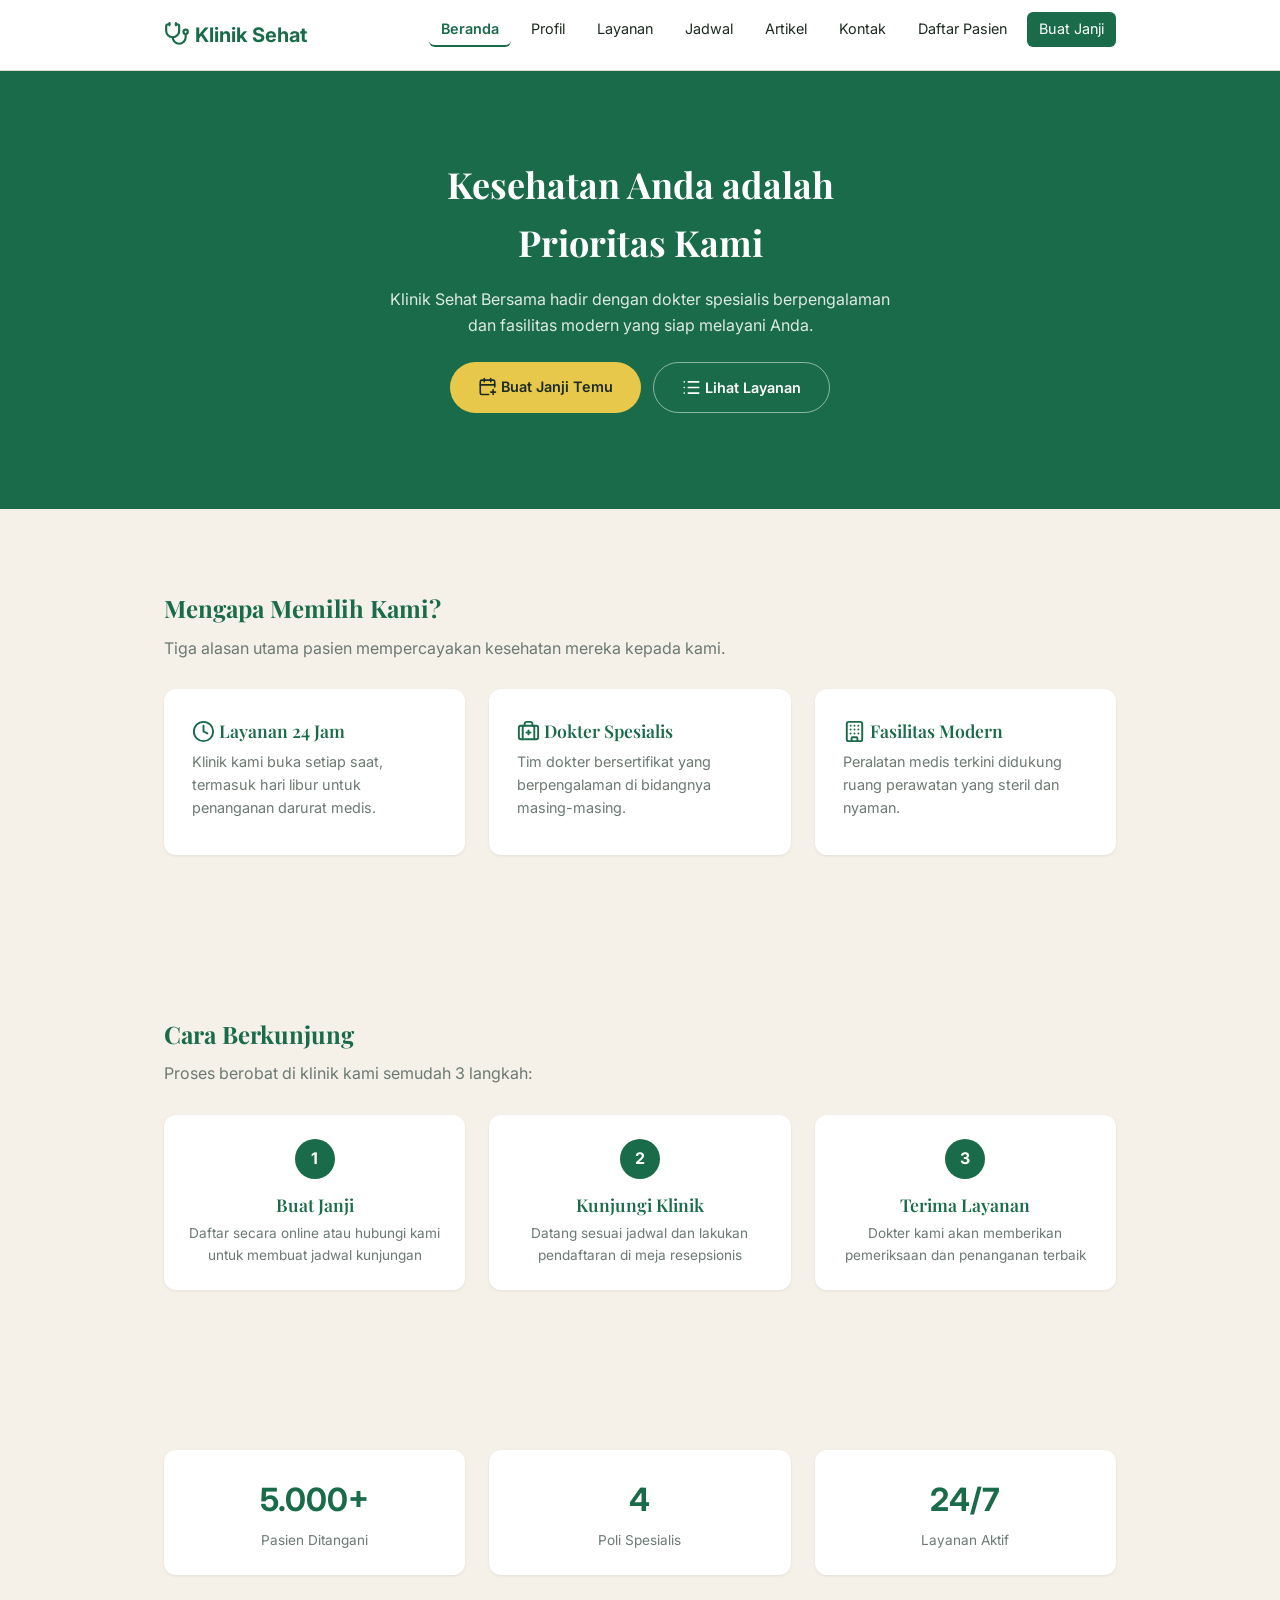
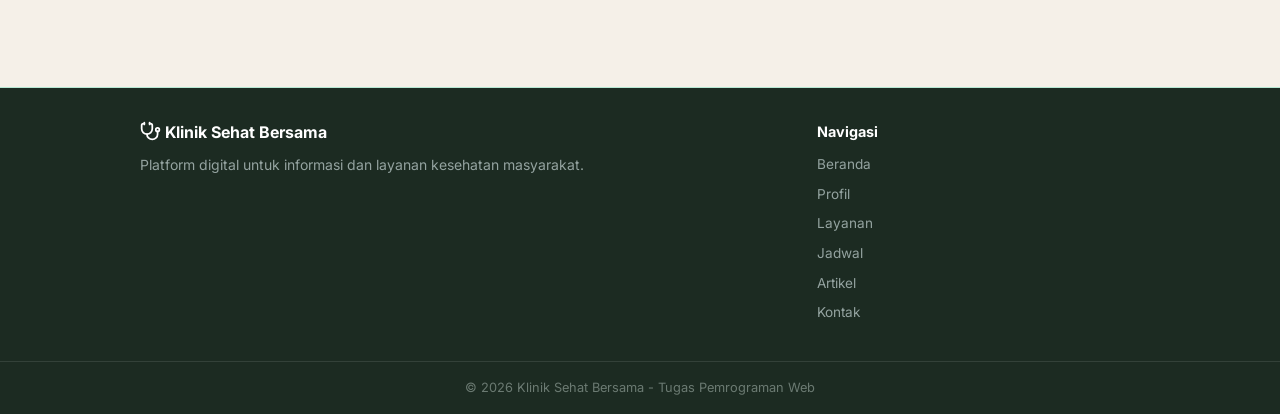
<file: index.html>
<!DOCTYPE html>
<html lang="id">
<head>
  <meta charset="UTF-8">
  <meta name="viewport" content="width=device-width, initial-scale=1.0">
  <title>Beranda | Klinik Sehat Bersama</title>
  <link rel="preconnect" href="https://fonts.googleapis.com">
  <link rel="preconnect" href="https://fonts.gstatic.com" crossorigin>
  <link href="https://fonts.googleapis.com/css2?family=Inter:wght@400;600;700&family=Playfair+Display:wght@600;700&display=swap" rel="stylesheet">
  <link rel="stylesheet" href="css/style.css">
</head>
<body>

  <header class="navbar">
    <div class="container navbar-inner">
      <a href="index.html" class="logo">
        <span class="icon icon-mask" style="--icon:url('[data-uri]')"></span>
  Klinik Sehat </a>

      <input type="checkbox" id="navToggle" class="nav-toggle">
      <label for="navToggle" class="hamburger">
        <span></span>
        <span></span>
        <span></span>
      </label>

      <nav>
        <ul class="nav-menu">
          <li><a href="index.html" class="active">Beranda</a></li>
          <li><a href="profil.html">Profil</a></li>
          <li><a href="layanan.html">Layanan</a></li>
          <li><a href="jadwal.html">Jadwal</a></li>
          <li><a href="artikel.html">Artikel</a></li>
          <li><a href="kontak.html">Kontak</a></li>
          <li><a href="daftar-pasien.html">Daftar Pasien</a></li>
          <li><a href="janji.html" class="nav-cta">Buat Janji</a></li>
        </ul>
      </nav>
    </div>
  </header>

  <main>
    <section class="hero">
      <div class="container">
        <h1>Kesehatan Anda adalah<br>Prioritas Kami</h1>
        <p>Klinik Sehat Bersama hadir dengan dokter spesialis berpengalaman<br>dan fasilitas modern yang siap melayani Anda.</p>
        <div class="hero-buttons">
          <a href="janji.html" class="btn btn-primer">
            <span class="icon icon-mask" style="--icon:url('[data-uri]')"></span>
  Buat Janji Temu </a>
          <a href="layanan.html" class="btn btn-outline">
            <span class="icon icon-mask" style="--icon:url('[data-uri]')"></span>
  Lihat Layanan </a>
        </div>
      </div>
    </section>

    <section class="section">
      <div class="container">
        <h2>Mengapa Memilih Kami?</h2>
        <p class="section-desc">Tiga alasan utama pasien mempercayakan kesehatan mereka kepada kami.</p>

        <div class="cards-grid-3">
          <article class="card">
            <h3><span class="icon icon-mask" style="--icon:url('[data-uri]')"></span> Layanan 24 Jam</h3>
            <p>Klinik kami buka setiap saat, termasuk hari libur untuk penanganan darurat medis.</p>

          </article>
          <article class="card">
            <h3><span class="icon icon-mask" style="--icon:url('[data-uri]')"></span> Dokter Spesialis</h3>
            <p>Tim dokter bersertifikat yang berpengalaman di bidangnya masing-masing.</p>

          </article>
          <article class="card">
            <h3><span class="icon icon-mask" style="--icon:url('[data-uri]')"></span> Fasilitas Modern</h3>
            <p>Peralatan medis terkini didukung ruang perawatan yang steril dan nyaman.</p>
          </article>
        </div>
      </div>                                                                                                                       
    </section>

    <section class="section">
      <div class="container">
        <h2>Cara Berkunjung</h2>
        <p class="section-desc">Proses berobat di klinik kami semudah 3 langkah:</p>

        <div class="steps-grid">
          <div class="step">
            <div class="step-number">1</div>
            <h3>Buat Janji</h3>
            <p>Daftar secara online atau hubungi kami untuk membuat jadwal kunjungan</p>
          </div>
          <div class="step">
            <div class="step-number">2</div>
            <h3>Kunjungi Klinik</h3>
            <p>Datang sesuai jadwal dan lakukan pendaftaran di meja resepsionis</p>
          </div>
          <div class="step">
            <div class="step-number">3</div>
            <h3>Terima Layanan</h3>
            <p>Dokter kami akan memberikan pemeriksaan dan penanganan terbaik</p>
          </div>
        </div>
      </div>
    </section>

    <section class="section">
      <div class="container">
        <div class="stats-grid">
          <div class="stat">
            <div class="stat-number">5.000+</div>
            <div class="stat-label">Pasien Ditangani</div>
          </div>
          <div class="stat">
            <div class="stat-number">4</div>
            <div class="stat-label">Poli Spesialis</div>
          </div>
          <div class="stat">
            <div class="stat-number">24/7</div>
            <div class="stat-label">Layanan Aktif</div>
          </div>
        </div>
      </div>
    </section>
  </main>

  <footer class="footer">
    <div class="container footer-inner">
      <div>
        <strong>
          <span class="icon icon-mask" style="--icon:url('[data-uri]')"></span> Klinik Sehat Bersama
        </strong>
        <p>Platform digital untuk informasi dan layanan kesehatan masyarakat.</p>
      </div>
      <div class="footer-nav">
        <h4>Navigasi</h4>
        <ul>
          <li><a href="index.html">Beranda</a></li>
          <li><a href="profil.html">Profil</a></li>
          <li><a href="layanan.html">Layanan</a></li>
          <li><a href="jadwal.html">Jadwal</a></li>
          <li><a href="artikel.html">Artikel</a></li>
          <li><a href="kontak.html">Kontak</a></li>
        </ul>
      </div>
    </div>
    <div class="footer-bottom">
      <div class="container">
        <p>&copy; 2026 Klinik Sehat Bersama - Tugas Pemrograman Web</p>
      </div>
    </div>
  </footer>
  <script src="js/script.js"></script>
</body>
</html>
</file>
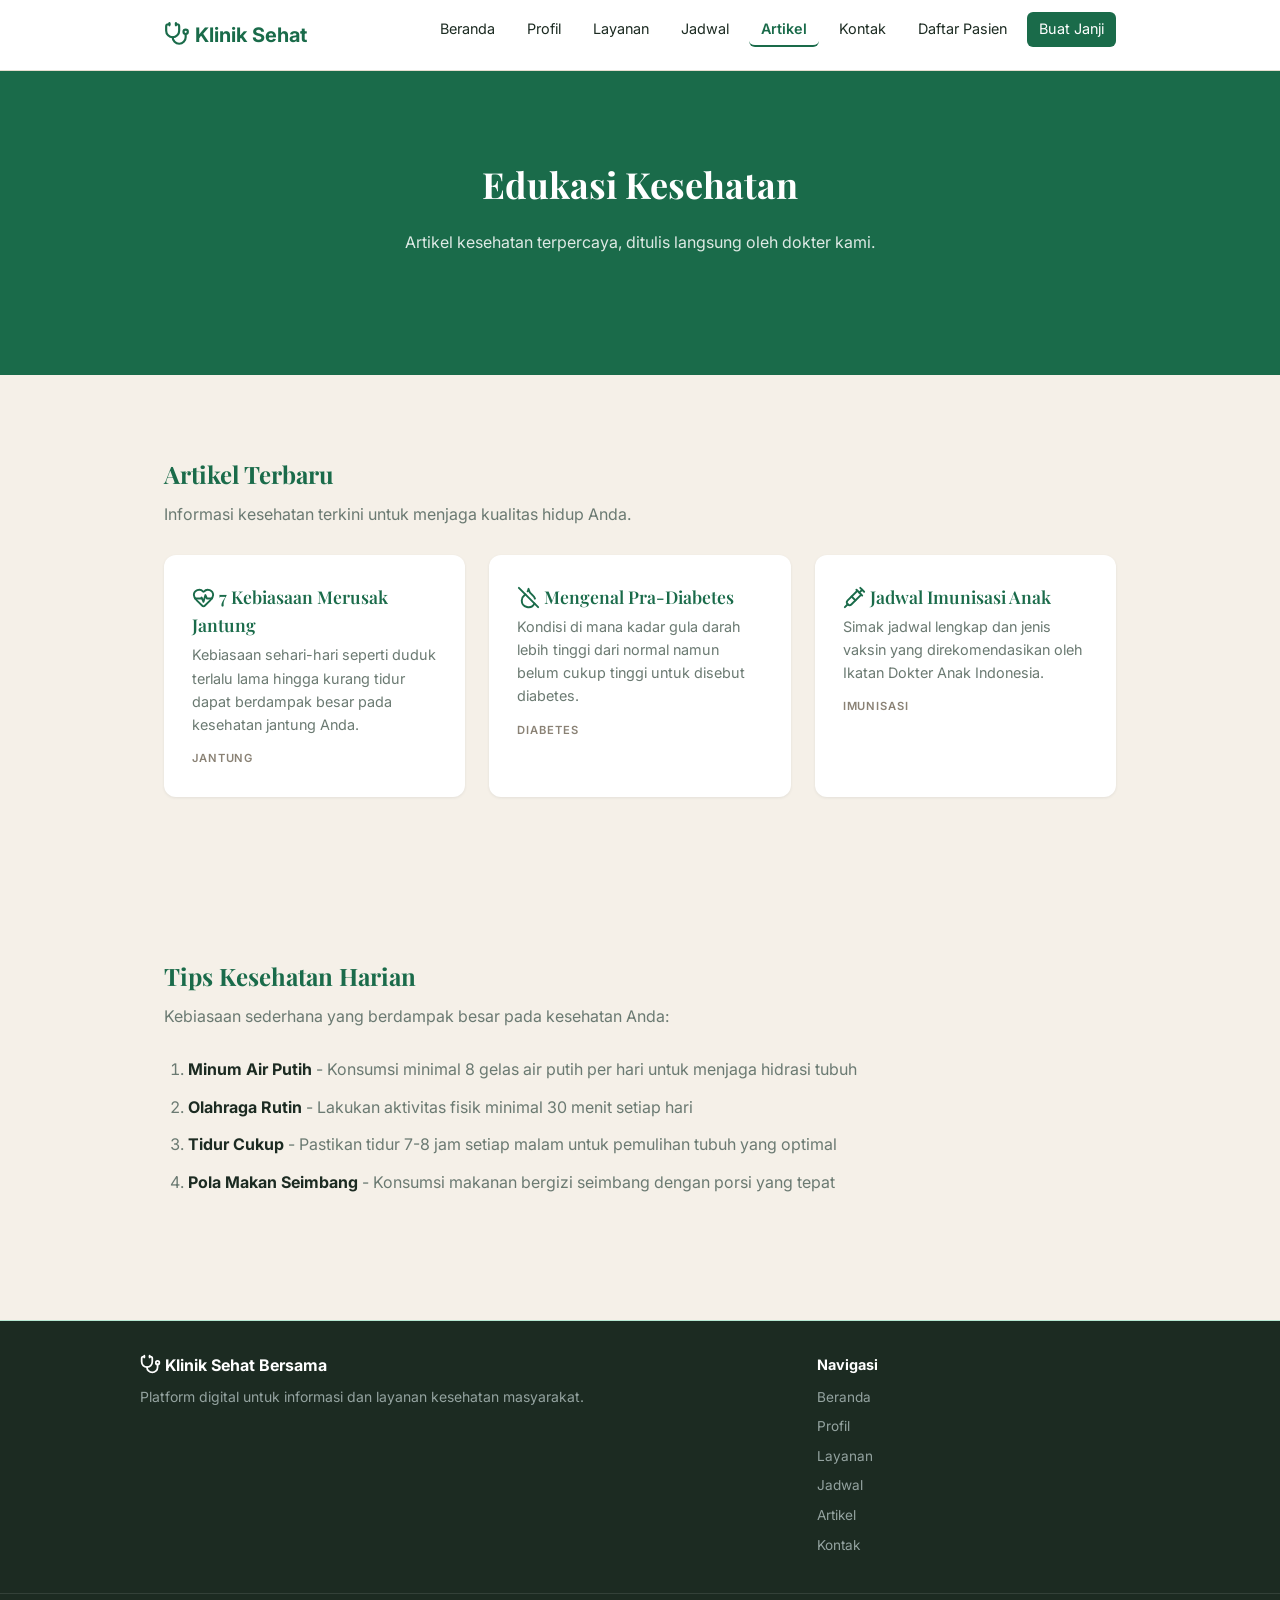
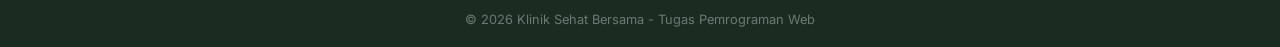
<file: artikel.html>
<!DOCTYPE html>
<html lang="id">
<head>
  <meta charset="UTF-8">
  <meta name="viewport" content="width=device-width, initial-scale=1.0">
  <title>Artikel Kesehatan | Klinik Sehat Bersama</title>

  <link rel="preconnect" href="https://fonts.googleapis.com">
  <link rel="preconnect" href="https://fonts.gstatic.com" crossorigin>
  <link href="https://fonts.googleapis.com/css2?family=Inter:wght@400;600;700&family=Playfair+Display:wght@600;700&display=swap" rel="stylesheet">

  <link rel="stylesheet" href="css/style.css">
</head>
<body>

  <header class="navbar">
    <div class="container navbar-inner">
      <a href="index.html" class="logo">
        <span class="icon icon-mask" style="--icon:url('[data-uri]')"></span>
  Klinik Sehat </a>
      <input type="checkbox" id="navToggle" class="nav-toggle">
      <label for="navToggle" class="hamburger">
        <span></span>
        <span></span>
        <span></span>
      </label>

      <nav>
        <ul class="nav-menu">
          <li><a href="index.html">Beranda</a></li>
          <li><a href="profil.html">Profil</a></li>
          <li><a href="layanan.html">Layanan</a></li>
          <li><a href="jadwal.html">Jadwal</a></li>
          <li><a href="artikel.html" class="active">Artikel</a></li>
          <li><a href="kontak.html">Kontak</a></li>
          <li><a href="daftar-pasien.html">Daftar Pasien</a></li>
          <li><a href="janji.html" class="nav-cta">Buat Janji</a></li>
        </ul>
      </nav>
    </div>
  </header>

  <main>

    <section class="hero">
      <div class="container">
        <h1>Edukasi Kesehatan</h1>
        <p>Artikel kesehatan terpercaya, ditulis langsung oleh dokter kami.</p>
      </div>
    </section>

    <section class="section">
      <div class="container">
        <h2>Artikel Terbaru</h2>
        <p class="section-desc">Informasi kesehatan terkini untuk menjaga kualitas hidup Anda.</p>

        <div class="cards-grid-3">
          <article class="card">
            <h3><span class="icon icon-mask" style="--icon:url('[data-uri]')"></span> 7 Kebiasaan Merusak Jantung</h3>
            <p>Kebiasaan sehari-hari seperti duduk terlalu lama hingga kurang tidur dapat berdampak besar pada kesehatan jantung Anda.</p>
            <span class="card-code">Jantung</span>
          </article>
          <article class="card">
            <h3><span class="icon icon-mask" style="--icon:url('[data-uri]')"></span> Mengenal Pra-Diabetes</h3>
            <p>Kondisi di mana kadar gula darah lebih tinggi dari normal namun belum cukup tinggi untuk disebut diabetes.</p>
            <span class="card-code">Diabetes</span>
          </article>
          <article class="card">
            <h3><span class="icon icon-mask" style="--icon:url('[data-uri]')"></span> Jadwal Imunisasi Anak</h3>
            <p>Simak jadwal lengkap dan jenis vaksin yang direkomendasikan oleh Ikatan Dokter Anak Indonesia.</p>
            <span class="card-code">Imunisasi</span>
          </article>
        </div>
      </div>
    </section>

    <section class="section">
      <div class="container">
        <h2>Tips Kesehatan Harian</h2>
        <p class="section-desc">Kebiasaan sederhana yang berdampak besar pada kesehatan Anda:</p>

        <ol>
          <li><strong>Minum Air Putih</strong> -  Konsumsi minimal 8 gelas air putih per hari untuk menjaga hidrasi tubuh</li>
          <li><strong>Olahraga Rutin</strong> -  Lakukan aktivitas fisik minimal 30 menit setiap hari</li>
          <li><strong>Tidur Cukup</strong> -  Pastikan tidur 7-8 jam setiap malam untuk pemulihan tubuh yang optimal</li>
          <li><strong>Pola Makan Seimbang</strong> -  Konsumsi makanan bergizi seimbang dengan porsi yang tepat</li>
        </ol>
      </div>
    </section>

  </main>

  <footer class="footer">
    <div class="container footer-inner">
      <div>
        <strong>
          <span class="icon icon-mask" style="--icon:url('[data-uri]')"></span> Klinik Sehat Bersama
        </strong>
        <p>Platform digital untuk informasi dan layanan kesehatan masyarakat.</p>
      </div>
      <div class="footer-nav">
        <h4>Navigasi</h4>
        <ul>
          <li><a href="index.html">Beranda</a></li>
          <li><a href="profil.html">Profil</a></li>
          <li><a href="layanan.html">Layanan</a></li>
          <li><a href="jadwal.html">Jadwal</a></li>
          <li><a href="artikel.html">Artikel</a></li>
          <li><a href="kontak.html">Kontak</a></li>
        </ul>
      </div>
    </div>
    <div class="footer-bottom">
      <div class="container">
        <p>&copy; 2026 Klinik Sehat Bersama - Tugas Pemrograman Web</p>
      </div>
    </div>
  </footer>

  <script src="js/script.js"></script>
</body>
</html>
</file>
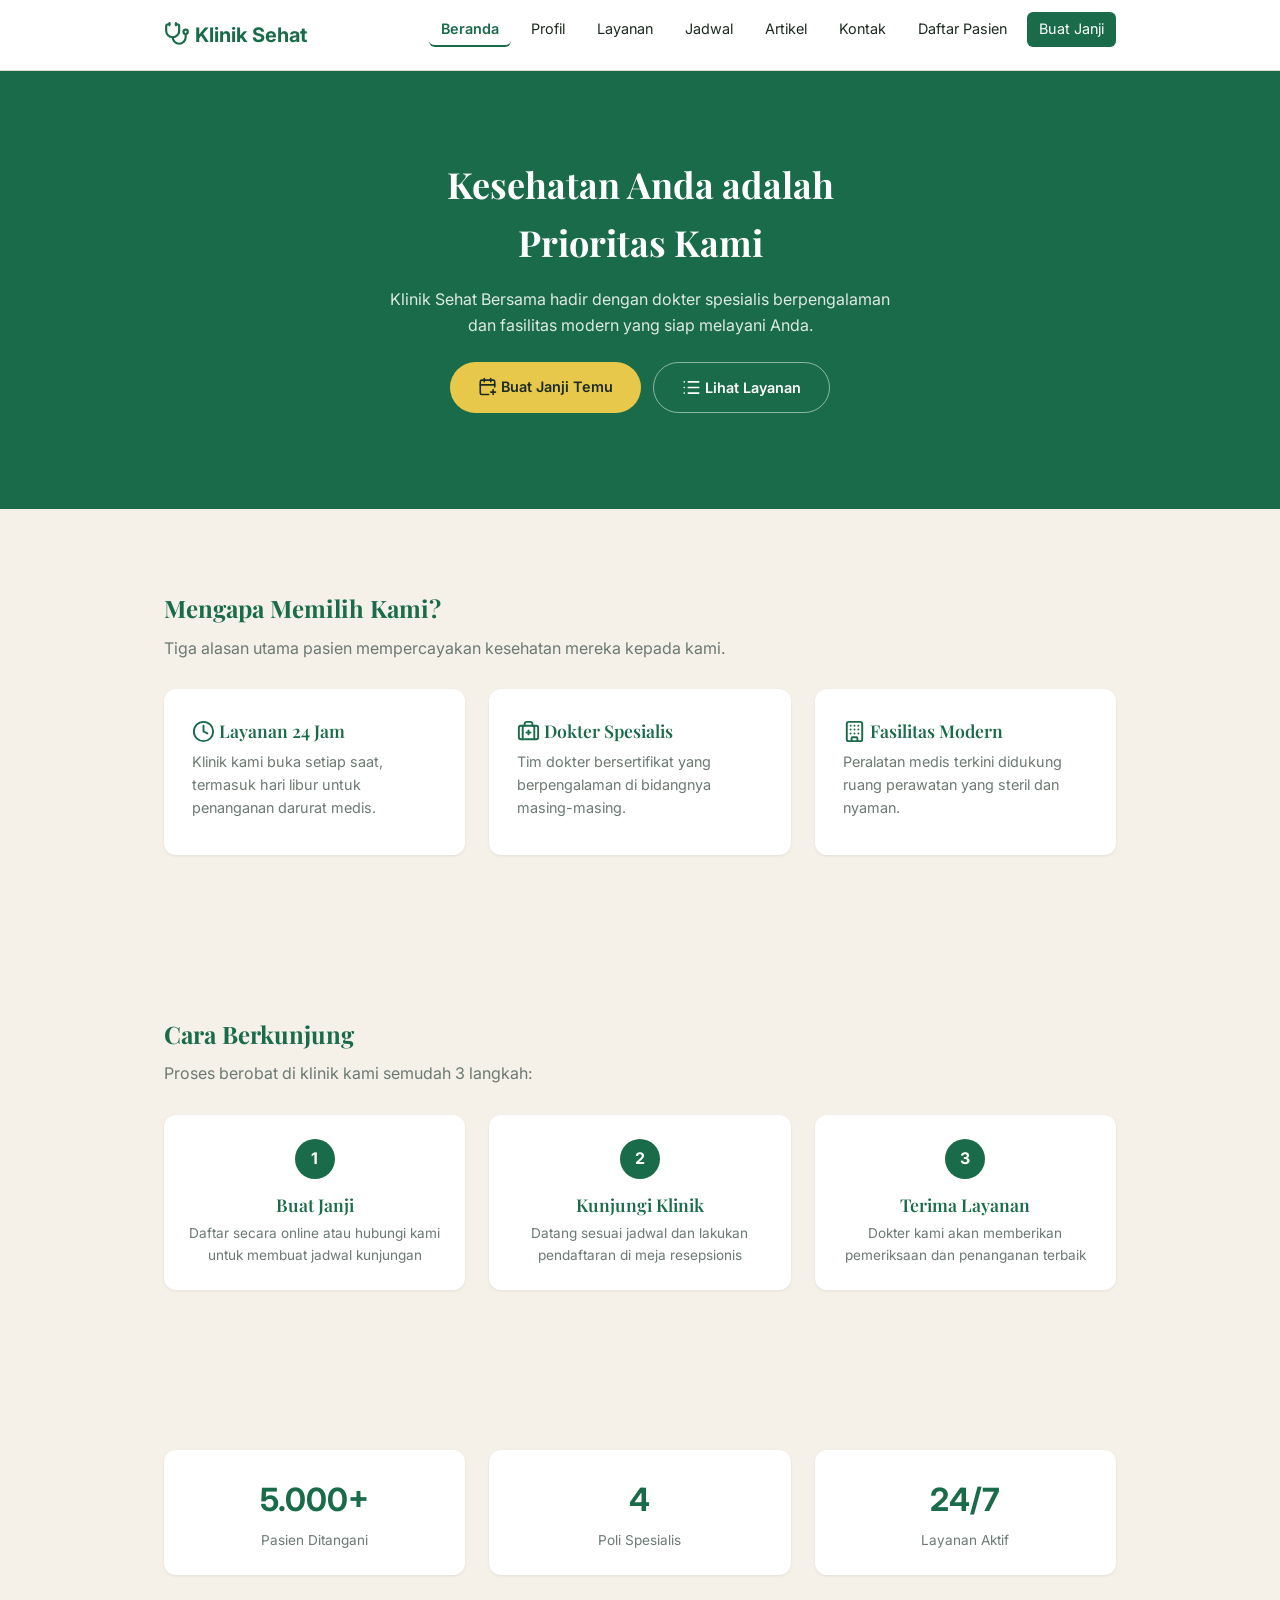
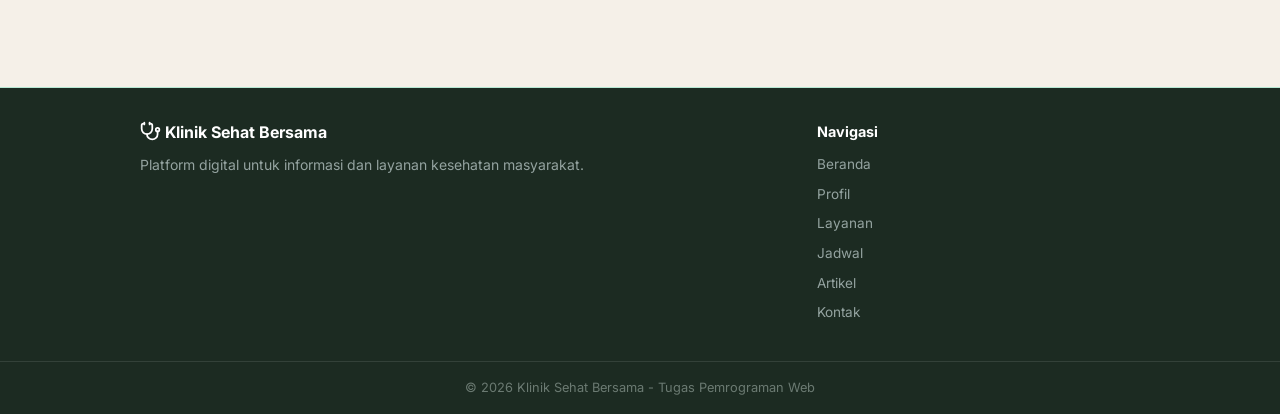
<file: Beranda.html>
<!DOCTYPE html>
<html lang="id">
<head>
  <meta charset="UTF-8">
  <meta name="viewport" content="width=device-width, initial-scale=1.0">
  <title>Beranda | Klinik Sehat Bersama</title>
  <link rel="preconnect" href="https://fonts.googleapis.com">
  <link rel="preconnect" href="https://fonts.gstatic.com" crossorigin>
  <link href="https://fonts.googleapis.com/css2?family=Inter:wght@400;600;700&family=Playfair+Display:wght@600;700&display=swap" rel="stylesheet">
  <link rel="stylesheet" href="css/style.css">
</head>
<body>

  <header class="navbar">
    <div class="container navbar-inner">
      <a href="Beranda.html" class="logo">
        <span class="icon icon-mask" style="--icon:url('[data-uri]')"></span>
  Klinik Sehat </a>

      <input type="checkbox" id="navToggle" class="nav-toggle">
      <label for="navToggle" class="hamburger">
        <span></span>
        <span></span>
        <span></span>
      </label>

      <nav>
        <ul class="nav-menu">
          <li><a href="Beranda.html" class="active">Beranda</a></li>
          <li><a href="profil.html">Profil</a></li>
          <li><a href="layanan.html">Layanan</a></li>
          <li><a href="jadwal.html">Jadwal</a></li>
          <li><a href="artikel.html">Artikel</a></li>
          <li><a href="kontak.html">Kontak</a></li>
          <li><a href="daftar-pasien.html">Daftar Pasien</a></li>
          <li><a href="janji.html" class="nav-cta">Buat Janji</a></li>
        </ul>
      </nav>
    </div>
  </header>

  <main>
    <section class="hero">
      <div class="container">
        <h1>Kesehatan Anda adalah<br>Prioritas Kami</h1>
        <p>Klinik Sehat Bersama hadir dengan dokter spesialis berpengalaman<br>dan fasilitas modern yang siap melayani Anda.</p>
        <div class="hero-buttons">
          <a href="janji.html" class="btn btn-primer">
            <span class="icon icon-mask" style="--icon:url('[data-uri]')"></span>
  Buat Janji Temu </a>
          <a href="layanan.html" class="btn btn-outline">
            <span class="icon icon-mask" style="--icon:url('[data-uri]')"></span>
  Lihat Layanan </a>
        </div>
      </div>
    </section>

    <section class="section">
      <div class="container">
        <h2>Mengapa Memilih Kami?</h2>
        <p class="section-desc">Tiga alasan utama pasien mempercayakan kesehatan mereka kepada kami.</p>

        <div class="cards-grid-3">
          <article class="card">
            <h3><span class="icon icon-mask" style="--icon:url('[data-uri]')"></span> Layanan 24 Jam</h3>
            <p>Klinik kami buka setiap saat, termasuk hari libur untuk penanganan darurat medis.</p>

          </article>
          <article class="card">
            <h3><span class="icon icon-mask" style="--icon:url('[data-uri]')"></span> Dokter Spesialis</h3>
            <p>Tim dokter bersertifikat yang berpengalaman di bidangnya masing-masing.</p>

          </article>
          <article class="card">
            <h3><span class="icon icon-mask" style="--icon:url('[data-uri]')"></span> Fasilitas Modern</h3>
            <p>Peralatan medis terkini didukung ruang perawatan yang steril dan nyaman.</p>
          </article>
        </div>
      </div>                                                                                                                       
    </section>

    <section class="section">
      <div class="container">
        <h2>Cara Berkunjung</h2>
        <p class="section-desc">Proses berobat di klinik kami semudah 3 langkah:</p>

        <div class="steps-grid">
          <div class="step">
            <div class="step-number">1</div>
            <h3>Buat Janji</h3>
            <p>Daftar secara online atau hubungi kami untuk membuat jadwal kunjungan</p>
          </div>
          <div class="step">
            <div class="step-number">2</div>
            <h3>Kunjungi Klinik</h3>
            <p>Datang sesuai jadwal dan lakukan pendaftaran di meja resepsionis</p>
          </div>
          <div class="step">
            <div class="step-number">3</div>
            <h3>Terima Layanan</h3>
            <p>Dokter kami akan memberikan pemeriksaan dan penanganan terbaik</p>
          </div>
        </div>
      </div>
    </section>

    <section class="section">
      <div class="container">
        <div class="stats-grid">
          <div class="stat">
            <div class="stat-number">5.000+</div>
            <div class="stat-label">Pasien Ditangani</div>
          </div>
          <div class="stat">
            <div class="stat-number">4</div>
            <div class="stat-label">Poli Spesialis</div>
          </div>
          <div class="stat">
            <div class="stat-number">24/7</div>
            <div class="stat-label">Layanan Aktif</div>
          </div>
        </div>
      </div>
    </section>
  </main>

  <footer class="footer">
    <div class="container footer-inner">
      <div>
        <strong>
          <span class="icon icon-mask" style="--icon:url('[data-uri]')"></span> Klinik Sehat Bersama
        </strong>
        <p>Platform digital untuk informasi dan layanan kesehatan masyarakat.</p>
      </div>
      <div class="footer-nav">
        <h4>Navigasi</h4>
        <ul>
          <li><a href="Beranda.html">Beranda</a></li>
          <li><a href="profil.html">Profil</a></li>
          <li><a href="layanan.html">Layanan</a></li>
          <li><a href="jadwal.html">Jadwal</a></li>
          <li><a href="artikel.html">Artikel</a></li>
          <li><a href="kontak.html">Kontak</a></li>
        </ul>
      </div>
    </div>
    <div class="footer-bottom">
      <div class="container">
        <p>&copy; 2026 Klinik Sehat Bersama - Tugas Pemrograman Web</p>
      </div>
    </div>
  </footer>
  <script src="js/script.js"></script>
</body>
</html>
</file>
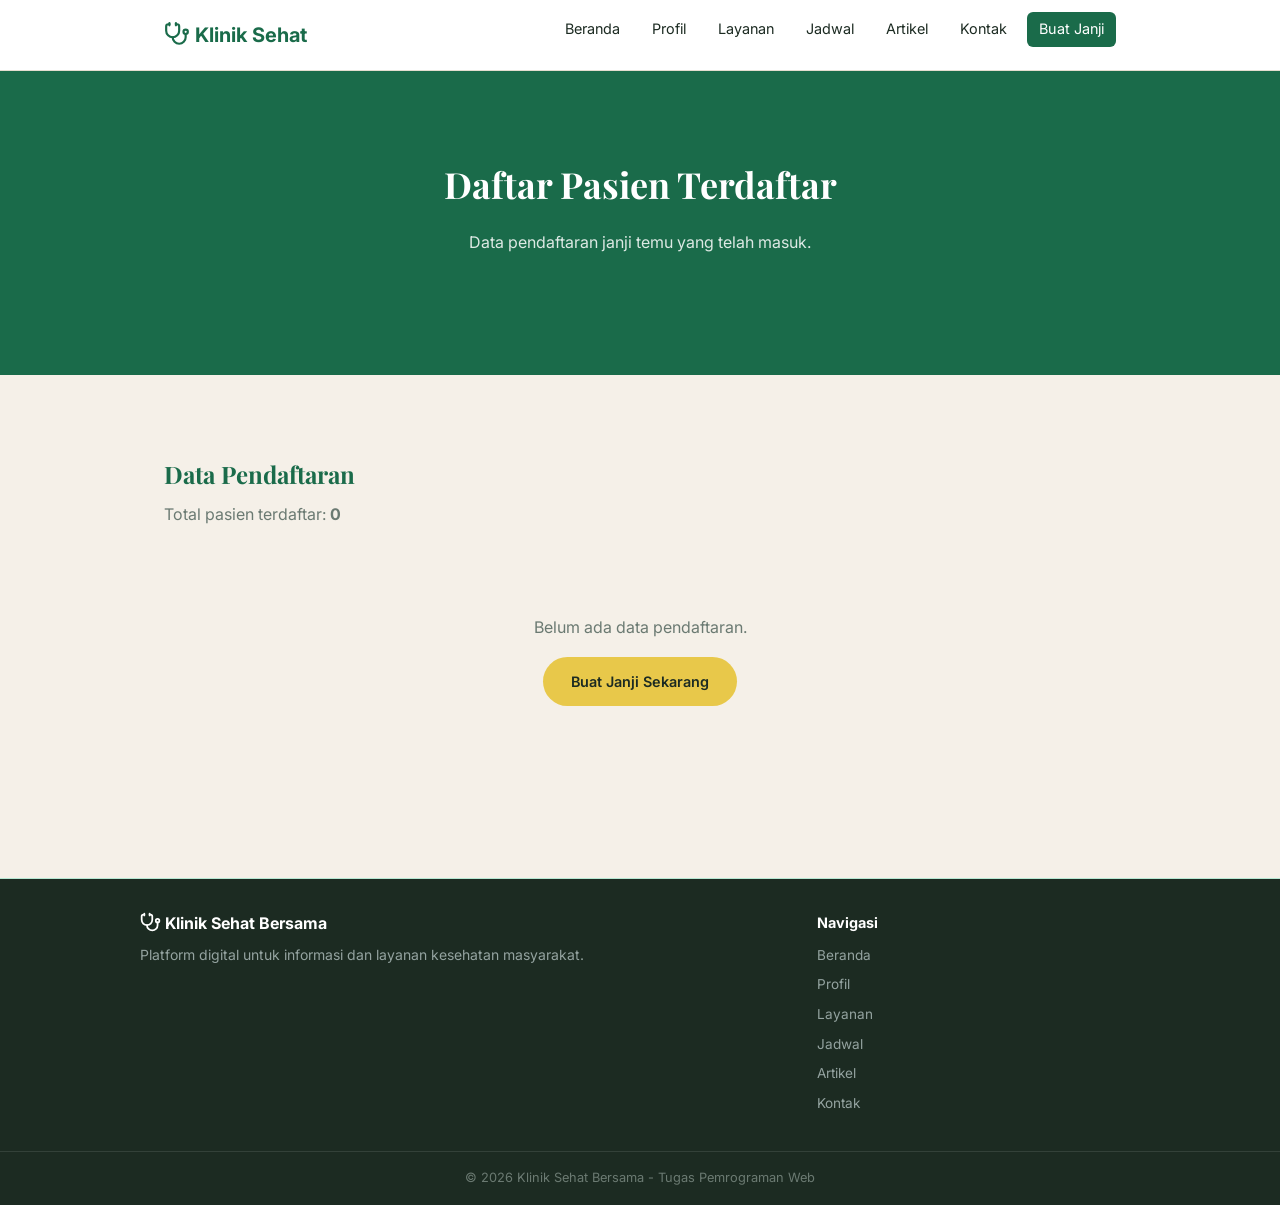
<file: daftar-pasien.html>
<!DOCTYPE html>
<html lang="id">
<head>
  <meta charset="UTF-8">
  <meta name="viewport" content="width=device-width, initial-scale=1.0">
  <title>Daftar Pasien | Klinik Sehat Bersama</title>
  <link rel="preconnect" href="https://fonts.googleapis.com">
  <link rel="preconnect" href="https://fonts.gstatic.com" crossorigin>
  <link href="https://fonts.googleapis.com/css2?family=Inter:wght@400;600;700&family=Playfair+Display:wght@600;700&display=swap" rel="stylesheet">
  <link rel="stylesheet" href="css/style.css">
</head>
<body>

  <header class="navbar">
    <div class="container navbar-inner">
      <a href="index.html" class="logo">
        <span class="icon icon-mask" style="--icon:url('[data-uri]')"></span>
        Klinik Sehat
      </a>
      <input type="checkbox" id="navToggle" class="nav-toggle">
      <label for="navToggle" class="hamburger">
        <span></span>
        <span></span>
        <span></span>
      </label>
      <nav>
        <ul class="nav-menu">
          <li><a href="index.html">Beranda</a></li>
          <li><a href="profil.html">Profil</a></li>
          <li><a href="layanan.html">Layanan</a></li>
          <li><a href="jadwal.html">Jadwal</a></li>
          <li><a href="artikel.html">Artikel</a></li>
          <li><a href="kontak.html">Kontak</a></li>
          <li><a href="janji.html" class="nav-cta">Buat Janji</a></li>
        </ul>
      </nav>
    </div>
  </header>

  <main>

    <section class="hero">
      <div class="container">
        <h1>Daftar Pasien Terdaftar</h1>
        <p>Data pendaftaran janji temu yang telah masuk.</p>
      </div>
    </section>

    <section class="section">
      <div class="container">

        <div class="tabel-header">
          <div>
            <h2>Data Pendaftaran</h2>
            <p class="section-desc">Total pasien terdaftar: <strong id="totalPasien">0</strong></p>
          </div>
          <button id="btnHapusSemua" class="btn btn-hapus" style="display:none;">
            Hapus Semua Data
          </button>
        </div>

        <div class="tabel-wrapper">
          <table id="tabelPasien">
            <thead>
              <tr>
                <th>No</th>
                <th>Nama</th>
                <th>NIK</th>
                <th>Tgl. Lahir</th>
                <th>Jenis Kelamin</th>
                <th>Telepon</th>
                <th>Status</th>
                <th>BPJS</th>
                <th>Poli</th>
                <th>Dokter</th>
                <th>Tgl. Kunjungan</th>
                <th>Keluhan</th>
                <th>Aksi</th>
              </tr>
            </thead>
            <tbody id="tabelBody">
                
            </tbody>
          </table>
        </div>

        <!-- Tampil jika belum ada data -->
        <div id="emptyState" class="empty-state">
          <p>Belum ada data pendaftaran.</p>
          <a href="janji.html" class="btn btn-primer">Buat Janji Sekarang</a>
        </div>

      </div>
    </section>

  </main>

  <footer class="footer">
    <div class="container footer-inner">
      <div>
        <strong>
          <span class="icon icon-mask" style="--icon:url('[data-uri]')"></span>
          Klinik Sehat Bersama
        </strong>
        <p>Platform digital untuk informasi dan layanan kesehatan masyarakat.</p>
      </div>
      <div class="footer-nav">
        <h4>Navigasi</h4>
        <ul>
          <li><a href="index.html">Beranda</a></li>
          <li><a href="profil.html">Profil</a></li>
          <li><a href="layanan.html">Layanan</a></li>
          <li><a href="jadwal.html">Jadwal</a></li>
          <li><a href="artikel.html">Artikel</a></li>
          <li><a href="kontak.html">Kontak</a></li>
        </ul>
      </div>
    </div>
    <div class="footer-bottom">
      <div class="container">
        <p>&copy; 2026 Klinik Sehat Bersama - Tugas Pemrograman Web</p>
      </div>
    </div>
  </footer>

  <script src="js/script.js"></script>
</body>
</html>
</file>
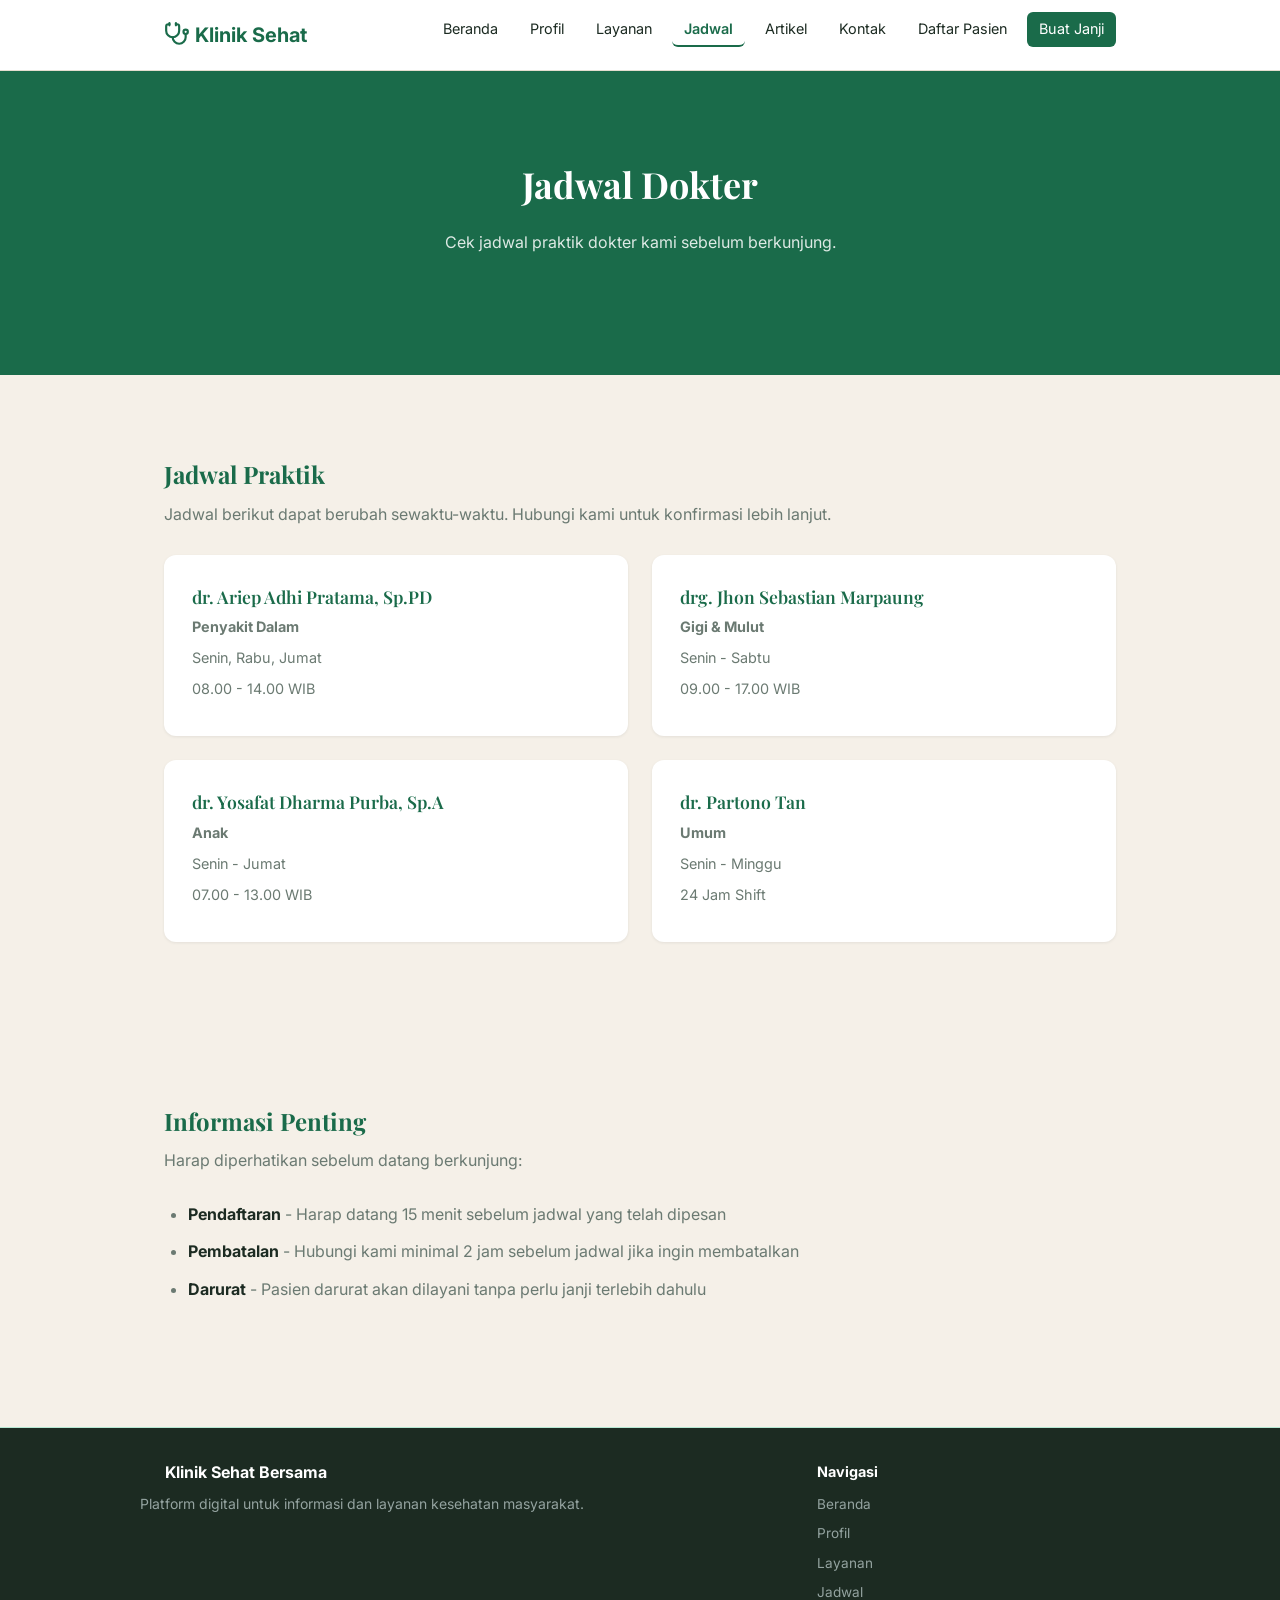
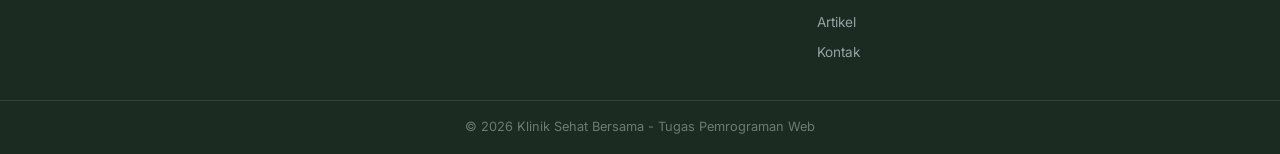
<file: jadwal.html>
<!DOCTYPE html>
<html lang="id">
<head>
  <meta charset="UTF-8">
  <meta name="viewport" content="width=device-width, initial-scale=1.0">
  <title>Jadwal Dokter | Klinik Sehat Bersama</title>
  <link rel="preconnect" href="https://fonts.googleapis.com">
  <link rel="preconnect" href="https://fonts.gstatic.com" crossorigin>
  <link href="https://fonts.googleapis.com/css2?family=Inter:wght@400;600;700&family=Playfair+Display:wght@600;700&display=swap" rel="stylesheet">
  <link rel="stylesheet" href="css/style.css">
</head>
<body>

  <header class="navbar">
    <div class="container navbar-inner">
      <a href="index.html" class="logo">
        <span class="icon icon-mask" style="--icon:url('[data-uri]')"></span>
        Klinik Sehat
      </a>

      <input type="checkbox" id="navToggle" class="nav-toggle">
      <label for="navToggle" class="hamburger">
        <span></span>
        <span></span>
        <span></span>
      </label>

      <nav>
        <ul class="nav-menu">
          <li><a href="index.html">Beranda</a></li>
          <li><a href="profil.html">Profil</a></li>
          <li><a href="layanan.html">Layanan</a></li>
          <li><a href="jadwal.html" class="active">Jadwal</a></li>
          <li><a href="artikel.html">Artikel</a></li>
          <li><a href="kontak.html">Kontak</a></li>
          <li><a href="daftar-pasien.html">Daftar Pasien</a></li>
          <li><a href="janji.html" class="nav-cta">Buat Janji</a></li>
        </ul>
      </nav>
    </div>
  </header>

  <main>
    <section class="hero">
      <div class="container">
        <h1>Jadwal Dokter</h1>
        <p>Cek jadwal praktik dokter kami sebelum berkunjung.</p>
      </div>
    </section>

    <section class="section">
      <div class="container">
        <h2>Jadwal Praktik</h2>
        <p class="section-desc">Jadwal berikut dapat berubah sewaktu-waktu. Hubungi kami untuk konfirmasi lebih lanjut.</p>

        <div class="cards-grid">
          <article class="card">
            <h3>dr. Ariep Adhi Pratama, Sp.PD</h3>
            <p><strong>Penyakit Dalam</strong></p>
            <p>Senin, Rabu, Jumat</p>
            <p>08.00 - 14.00 WIB</p>
          </article>
          <article class="card">
            <h3>drg. Jhon Sebastian Marpaung</h3>
            <p><strong>Gigi &amp; Mulut</strong></p>
            <p>Senin - Sabtu</p>
            <p>09.00 - 17.00 WIB</p>
          </article>
          <article class="card">
            <h3>dr. Yosafat Dharma Purba, Sp.A</h3>
            <p><strong>Anak</strong></p>
            <p>Senin - Jumat</p>
            <p>07.00 - 13.00 WIB</p>
          </article>
          <article class="card">
            <h3>dr. Partono Tan</h3>
            <p><strong>Umum</strong></p>
            <p>Senin - Minggu</p>
            <p>24 Jam Shift</p>
          </article>
        </div>
      </div>
    </section>

    <section class="section">
      <div class="container">
        <h2>Informasi Penting</h2>
        <p class="section-desc">Harap diperhatikan sebelum datang berkunjung:</p>

        <ul>
          <li><strong>Pendaftaran</strong> - Harap datang 15 menit sebelum jadwal yang telah dipesan</li>
          <li><strong>Pembatalan</strong> - Hubungi kami minimal 2 jam sebelum jadwal jika ingin membatalkan</li>
          <li><strong>Darurat</strong> - Pasien darurat akan dilayani tanpa perlu janji terlebih dahulu</li>
        </ul>
      </div>
    </section>
  </main>

  <footer class="footer">
    <div class="container footer-inner">
      <div>
        <strong>
          <span class="icon" style="--icon:url('[data-uri]')"></span> Klinik Sehat Bersama
        </strong>
        <p>Platform digital untuk informasi dan layanan kesehatan masyarakat.</p>
      </div>
      <div class="footer-nav">
        <h4>Navigasi</h4>
        <ul>
          <li><a href="index.html">Beranda</a></li>
          <li><a href="profil.html">Profil</a></li>
          <li><a href="layanan.html">Layanan</a></li>
          <li><a href="jadwal.html">Jadwal</a></li>
          <li><a href="artikel.html">Artikel</a></li>
          <li><a href="kontak.html">Kontak</a></li>
        </ul>
      </div>
    </div>
    <div class="footer-bottom">
      <div class="container">
        <p>&copy; 2026 Klinik Sehat Bersama - Tugas Pemrograman Web</p>
      </div>
    </div>
  </footer>
  <script src="js/script.js"></script>
</body>
</html>
</file>
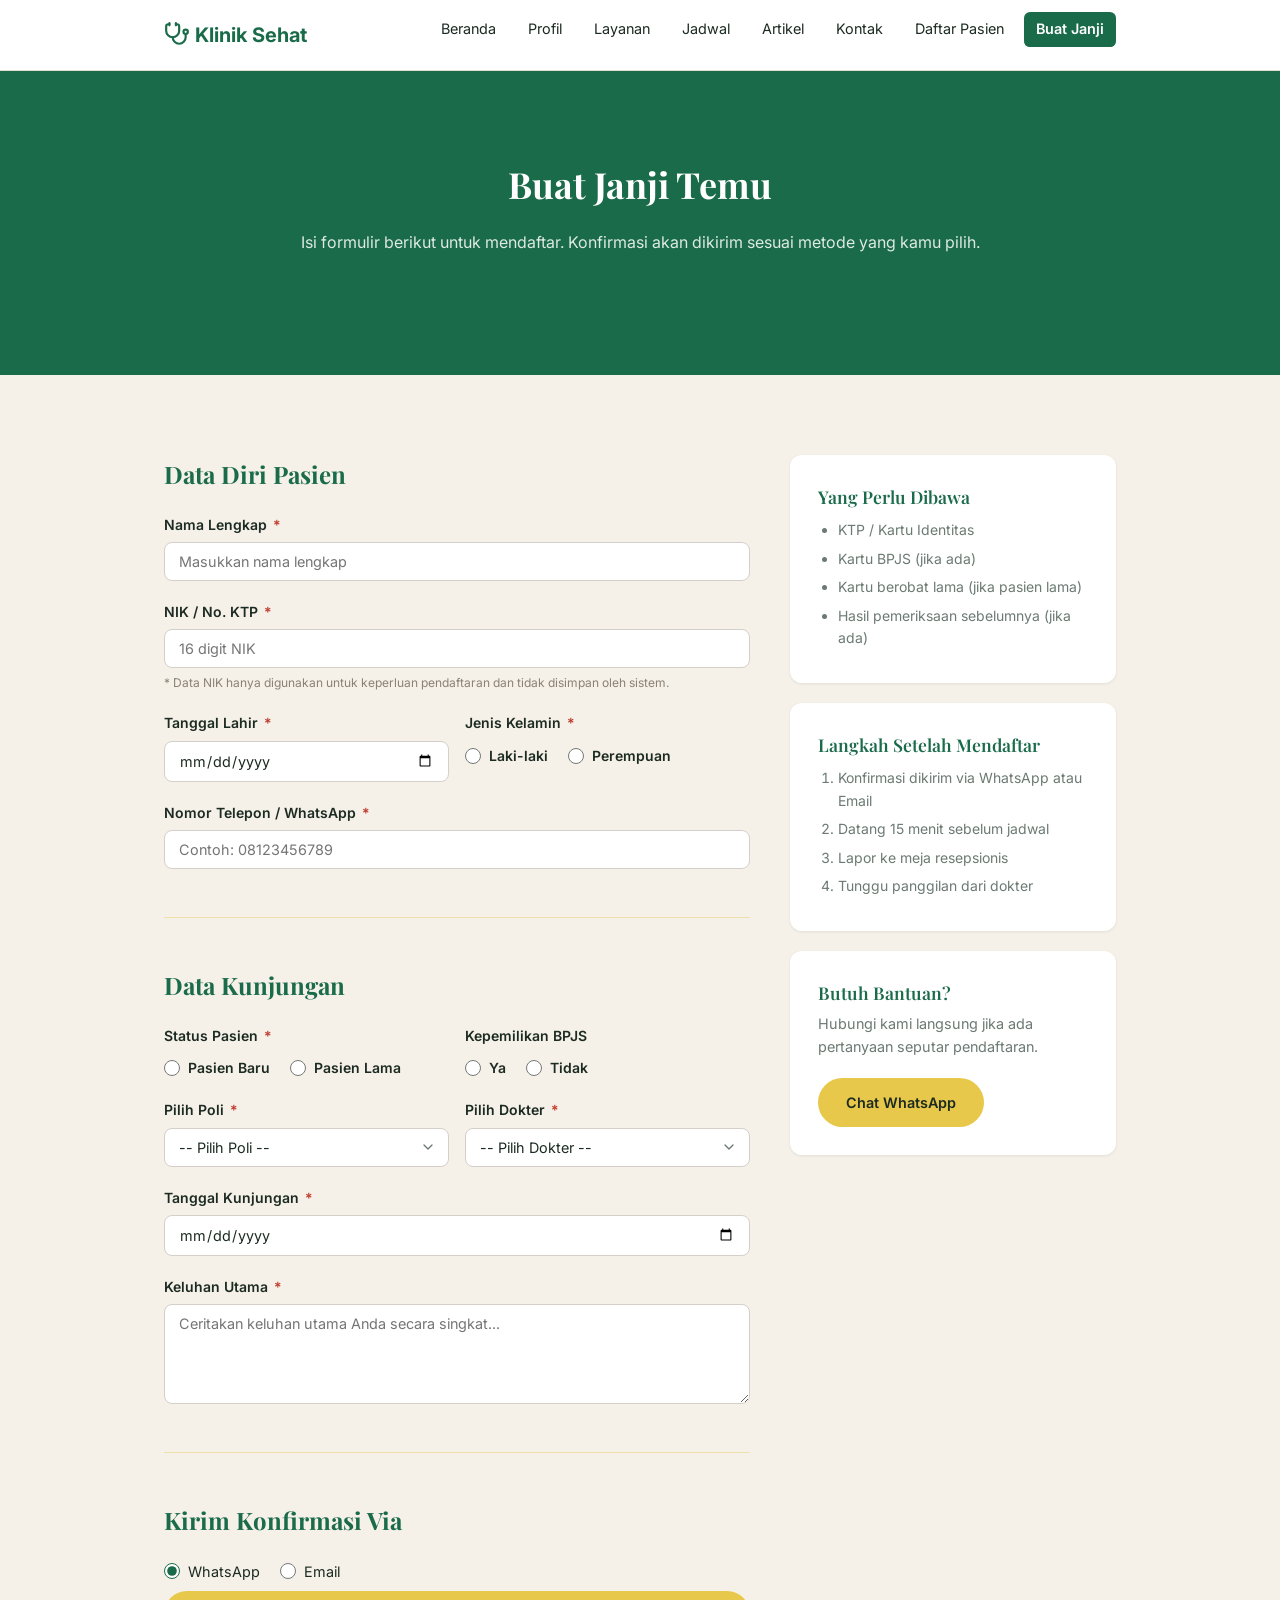
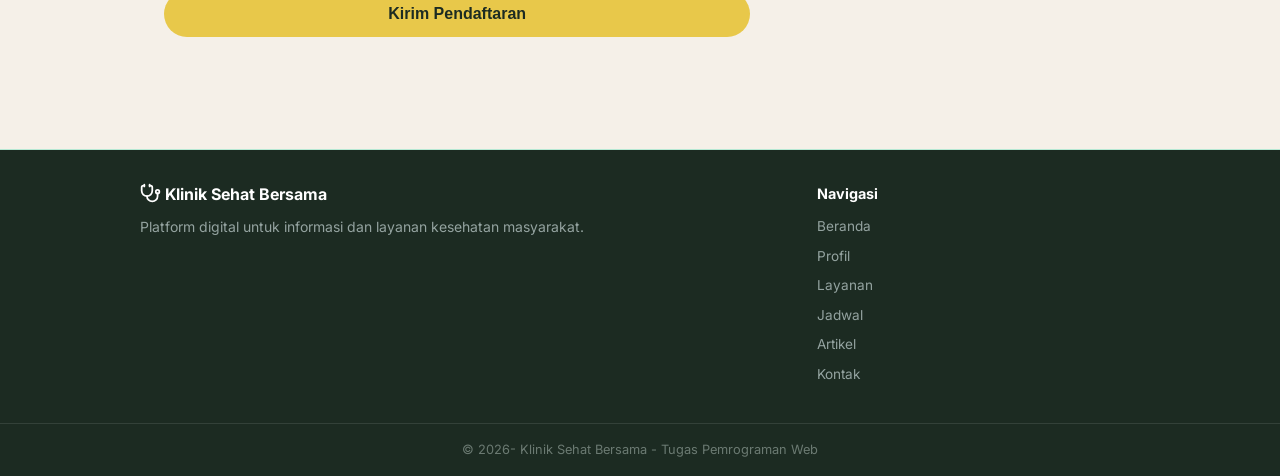
<file: janji.html>
<!DOCTYPE html>
<html lang="id">
<head>
  <meta charset="UTF-8">
  <meta name="viewport" content="width=device-width, initial-scale=1.0">
  <title>Buat Janji Temu | Klinik Sehat Bersama</title>
  <link rel="preconnect" href="https://fonts.googleapis.com">
  <link rel="preconnect" href="https://fonts.gstatic.com" crossorigin>
  <link href="https://fonts.googleapis.com/css2?family=Inter:wght@400;600;700&family=Playfair+Display:wght@600;700&display=swap" rel="stylesheet">
  <link rel="stylesheet" href="css/style.css">
</head>
<body>
  <header class="navbar">
    <div class="container navbar-inner">
      <a href="index.html" class="logo">
        <span class="icon icon-mask" style="--icon:url('[data-uri]')"></span>
        Klinik Sehat
      </a>
      <input type="checkbox" id="navToggle" class="nav-toggle">
      <label for="navToggle" class="hamburger">
        <span></span>
        <span></span>
        <span></span>
      </label>

      <nav>
        <ul class="nav-menu">
          <li><a href="index.html">Beranda</a></li>
          <li><a href="profil.html">Profil</a></li>
          <li><a href="layanan.html">Layanan</a></li>
          <li><a href="jadwal.html">Jadwal</a></li>
          <li><a href="artikel.html">Artikel</a></li>
          <li><a href="kontak.html">Kontak</a></li>
          <li><a href="daftar-pasien.html">Daftar Pasien</a></li>
          <li><a href="janji.html" class="active nav-cta">Buat Janji</a></li>
        </ul>
      </nav>
    </div>
  </header>

<main>
  <section class="hero">
    <div class="container">
      <h1>Buat Janji Temu</h1>
      <p>Isi formulir berikut untuk mendaftar. Konfirmasi akan dikirim sesuai metode yang kamu pilih.</p>
    </div>
  </section>

  <section class="section">
    <div class="container">
      <div class="janji-grid">
        <div class="janji-form">

          <form id="formJanji">
            <h2>Data Diri Pasien</h2>
            <div class="form-group">
              <label for="nama">Nama Lengkap <span class="required">*</span></label>
              <input type="text" id="nama" name="nama" placeholder="Masukkan nama lengkap" required>
            </div>

            <div class="form-group">
              <label for="nik">NIK / No. KTP <span class="required">*</span></label>
              <input type="text" id="nik" name="nik" placeholder="16 digit NIK" maxlength="16" required>
              <small class="form-note">* Data NIK hanya digunakan untuk keperluan pendaftaran dan tidak disimpan oleh sistem.</small>
            </div>

            <div class="form-row">
              <div class="form-group">
                <label for="tanggalLahir">Tanggal Lahir <span class="required">*</span></label>
                <input type="date" id="tanggalLahir" name="tanggalLahir" required>
              </div>

              <div class="form-group">
                <label>Jenis Kelamin <span class="required">*</span></label>
                <div class="radio-group">
                  <label class="radio-label">
                    <input type="radio" name="jenisKelamin" value="Laki-laki" required> Laki-laki
                  </label>
                  <label class="radio-label">
                    <input type="radio" name="jenisKelamin" value="Perempuan"> Perempuan
                  </label>
                </div>
              </div>
            </div>

            <div class="form-group">
              <label for="telepon">Nomor Telepon / WhatsApp <span class="required">*</span></label>
              <input type="tel" id="telepon" name="telepon" placeholder="Contoh: 08123456789" required>
            </div>
            <hr>

            <h2>Data Kunjungan</h2>
            <div class="form-row">
              <div class="form-group">
                <label>Status Pasien <span class="required">*</span></label>
                <div class="radio-group">
                  <label class="radio-label">
                    <input type="radio" name="statusPasien" value="Pasien Baru" required> Pasien Baru
                  </label>
                  <label class="radio-label">
                    <input type="radio" name="statusPasien" value="Pasien Lama"> Pasien Lama
                  </label>
                </div>
              </div>
              <div class="form-group">
                <label>Kepemilikan BPJS</label>
                <div class="radio-group">
                  <label class="radio-label">
                    <input type="radio" name="bpjs" value="Ya"> Ya
                  </label>
                  <label class="radio-label">
                    <input type="radio" name="bpjs" value="Tidak"> Tidak
                  </label>
                </div>
              </div>
            </div>

            <div class="form-row">
              <div class="form-group">
                <label for="poli">Pilih Poli <span class="required">*</span></label>
                <select id="poli" name="poli" required>
                  <option value="" disabled selected>-- Pilih Poli --</option>
                  <option value="Umum">Poli Umum</option>
                  <option value="Gigi">Poli Gigi &amp; Mulut</option>
                  <option value="Anak">Poli Anak</option>
                  <option value="Penyakit Dalam">Poli Penyakit Dalam</option>
                </select>
              </div>
              <div class="form-group">
                <label for="dokter">Pilih Dokter <span class="required">*</span></label>
                <select id="dokter" name="dokter" required>
                  <option value="" disabled selected>-- Pilih Dokter --</option>
                  <option value="dr. Partono Tan">dr. Partono Tan — Umum</option>
                  <option value="drg. Jhon Sebastian Marpaung">drg. Jhon Sebastian Marpaung — Gigi</option>
                  <option value="dr. Yosafat Dharma Purba, Sp.A">dr. Yosafat Bryan Darma Purba, Sp.A — Anak</option>
                  <option value="dr. Ariep Adhi Pratama, Sp.PD">dr. Ariep Adhi Pratama, Sp.PD — Penyakit Dalam</option>
                </select>
              </div>
            </div>

            <div class="form-group">
              <label for="tanggalKunjungan">Tanggal Kunjungan <span class="required">*</span></label>
              <input type="date" id="tanggalKunjungan" name="tanggalKunjungan" required>
            </div>

            <div class="form-group">
              <label for="keluhan">Keluhan Utama <span class="required">*</span></label>
              <textarea id="keluhan" name="keluhan" rows="4" placeholder="Ceritakan keluhan utama Anda secara singkat..." required></textarea>
            </div>

            <hr>

            <h2>Kirim Konfirmasi Via</h2>

            <div class="radio-group">
              <label class="radio-label">
                <input type="radio" name="metodePengiriman" value="whatsapp" checked> WhatsApp
              </label>
              <label class="radio-label">
                <input type="radio" name="metodePengiriman" value="email"> Email
              </label>
            </div>

            <div class="form-group" id="emailGroup" style="display:none;">
              <label for="email">Alamat Email <span class="required">*</span></label>
              <input type="email" id="email" name="email" placeholder="contoh@email.com">
            </div>

            <button type="submit" class="btn btn-primer btn-full">Kirim Pendaftaran</button>

          </form>
        </div>

        <div class="janji-info">

          <div class="card">
            <h3>Yang Perlu Dibawa</h3>
            <ul>
              <li>KTP / Kartu Identitas</li>
              <li>Kartu BPJS (jika ada)</li>
              <li>Kartu berobat lama (jika pasien lama)</li>
              <li>Hasil pemeriksaan sebelumnya (jika ada)</li>
            </ul>
          </div>

          <div class="card">
            <h3>Langkah Setelah Mendaftar</h3>
            <ol>
              <li>Konfirmasi dikirim via WhatsApp atau Email</li>
              <li>Datang 15 menit sebelum jadwal</li>
              <li>Lapor ke meja resepsionis</li>
              <li>Tunggu panggilan dari dokter</li>
            </ol>
          </div>

          <div class="card">
            <h3>Butuh Bantuan?</h3>
            <p>Hubungi kami langsung jika ada pertanyaan seputar pendaftaran.</p>
            <a href="https://wa.me/6285831581425" class="btn btn-primer" target="_blank">Chat WhatsApp</a>
          </div>

        </div>
      </div>
    </div>
  </section>

</main>

  <footer class="footer">
    <div class="container footer-inner">
      <div>
        <strong>
          <span class="icon icon-mask" style="--icon:url('[data-uri]')"></span> Klinik Sehat Bersama
        </strong>
        <p>Platform digital untuk informasi dan layanan kesehatan masyarakat.</p>
      </div>
      <div class="footer-nav">
        <h4>Navigasi</h4>
        <ul>
          <li><a href="index.html">Beranda</a></li>
          <li><a href="profil.html">Profil</a></li>
          <li><a href="layanan.html">Layanan</a></li>
          <li><a href="jadwal.html">Jadwal</a></li>
          <li><a href="artikel.html">Artikel</a></li>
          <li><a href="kontak.html">Kontak</a></li>
        </ul>
      </div>
    </div>
    <div class="footer-bottom">
      <div class="container">
        <p>&copy; 2026- Klinik Sehat Bersama - Tugas Pemrograman Web</p>
      </div>
    </div>
  </footer>
  <script src="js/script.js"></script>
</body>
</html>
</file>
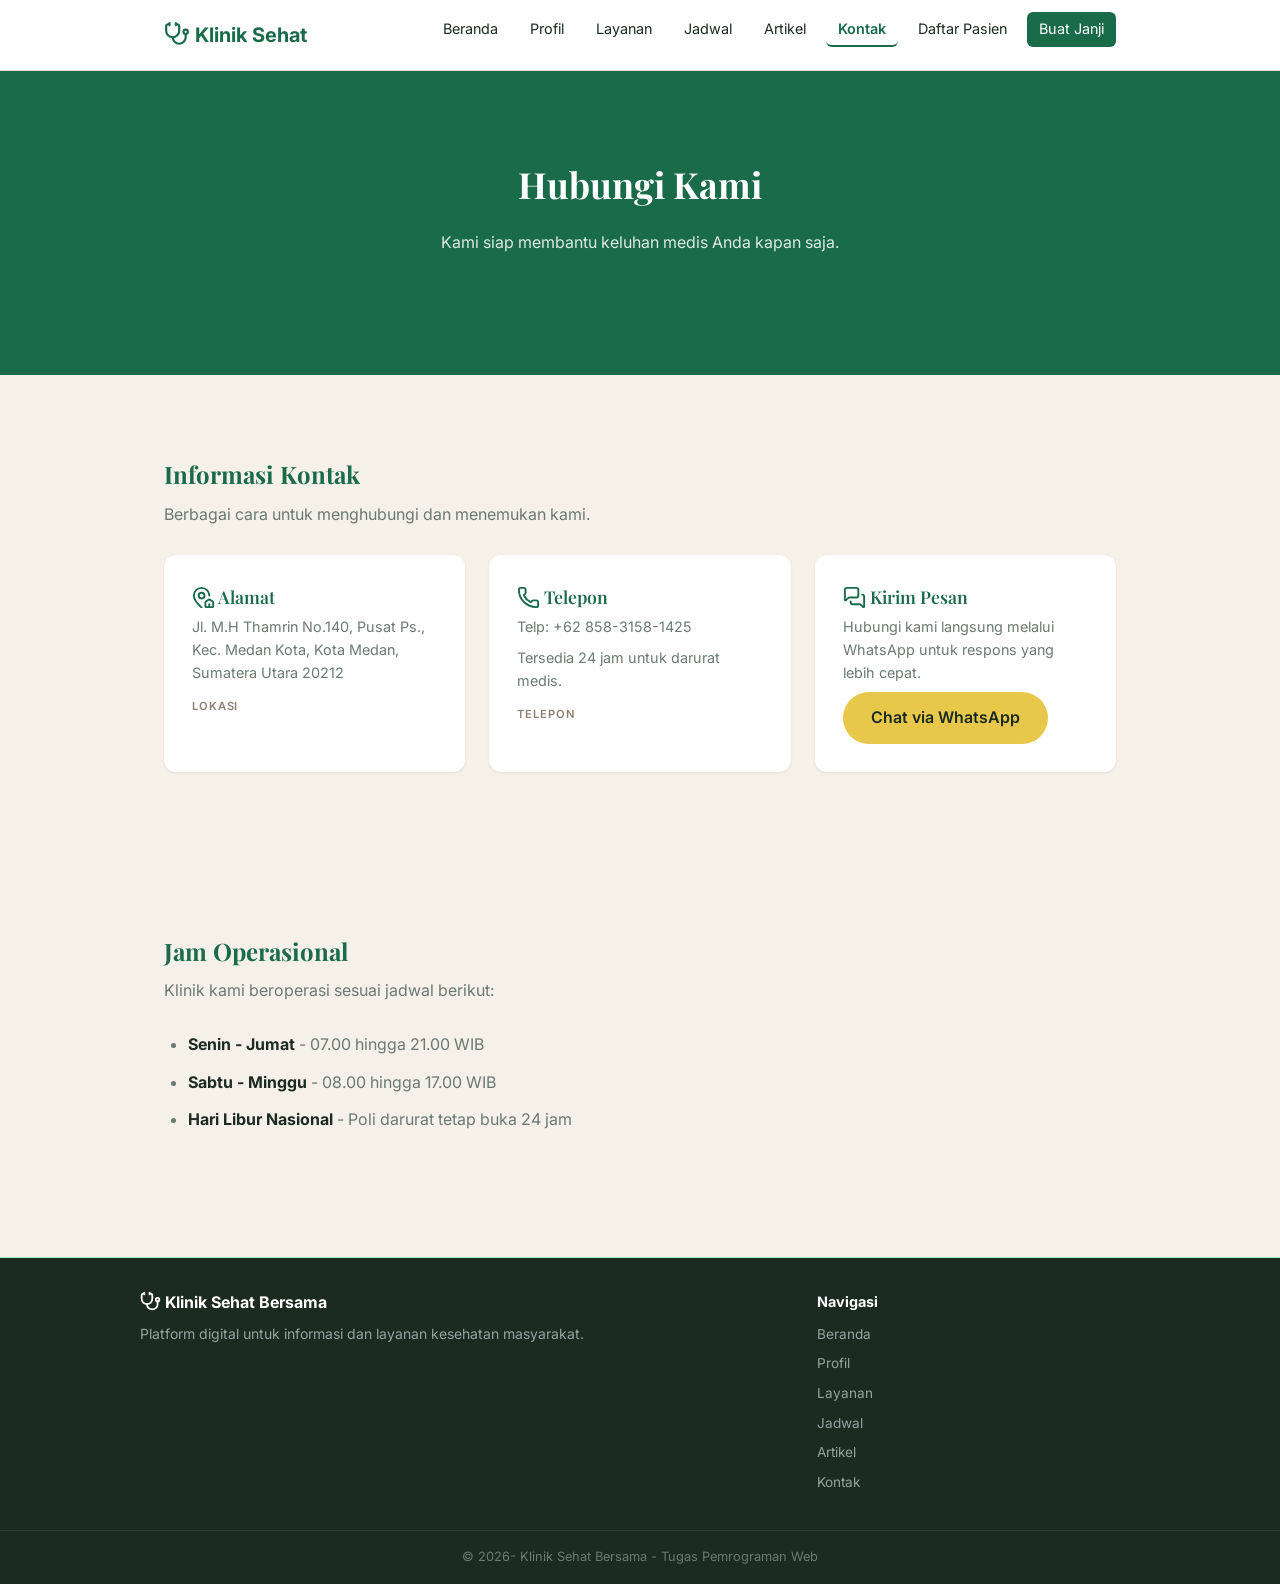
<file: kontak.html>
<!DOCTYPE html>
<html lang="id">
<head>
  <meta charset="UTF-8">
  <meta name="viewport" content="width=device-width, initial-scale=1.0">
  <title>Kontak | Klinik Sehat Bersama</title>
  <link rel="preconnect" href="https://fonts.googleapis.com">
  <link rel="preconnect" href="https://fonts.gstatic.com" crossorigin>
  <link href="https://fonts.googleapis.com/css2?family=Inter:wght@400;600;700&family=Playfair+Display:wght@600;700&display=swap" rel="stylesheet">
  <link rel="stylesheet" href="css/style.css">
</head>
<body>

  <header class="navbar">
    <div class="container navbar-inner">
      <a href="index.html" class="logo">
        <span class="icon icon-mask" style="--icon:url('[data-uri]')"></span>
        Klinik Sehat
      </a>

      <input type="checkbox" id="navToggle" class="nav-toggle">
      <label for="navToggle" class="hamburger">
        <span></span>
        <span></span>
        <span></span>
      </label>

      <nav>
        <ul class="nav-menu">
          <li><a href="index.html">Beranda</a></li>
          <li><a href="profil.html">Profil</a></li>
          <li><a href="layanan.html">Layanan</a></li>
          <li><a href="jadwal.html">Jadwal</a></li>
          <li><a href="artikel.html">Artikel</a></li>
          <li><a href="kontak.html" class="active">Kontak</a></li>
          <li><a href="daftar-pasien.html">Daftar Pasien</a></li>
          <li><a href="janji.html" class="nav-cta">Buat Janji</a></li>
        </ul>
      </nav>
    </div>
  </header>

  <main>
    <section class="hero">
      <div class="container">
        <h1>Hubungi Kami</h1>
        <p>Kami siap membantu keluhan medis Anda kapan saja.</p>
      </div>
    </section>

    <section class="section">
      <div class="container">
        <h2>Informasi Kontak</h2>
        <p class="section-desc">Berbagai cara untuk menghubungi dan menemukan kami.</p>

        <div class="cards-grid-3">
          <article class="card">
            <h3><span class="icon icon-mask" style="--icon:url('[data-uri]')"></span> Alamat</h3>
            <p>Jl. M.H Thamrin No.140, Pusat Ps., Kec. Medan Kota, Kota Medan, Sumatera Utara 20212</p>
            <span class="card-code">Lokasi</span>
          </article>
          <article class="card">
            <h3><span class="icon icon-mask" style="--icon:url('[data-uri]')"></span> Telepon</h3>
            <p>Telp: +62 858-3158-1425</p>
            <p>Tersedia 24 jam untuk darurat medis.</p>
            <span class="card-code">Telepon</span>
          </article>
          <article class="card">
            <h3><span class="icon icon-mask" style="--icon:url('[data-uri]')"></span> Kirim Pesan</h3>
            <p>Hubungi kami langsung melalui WhatsApp untuk respons yang lebih cepat.</p>
            <a href="https://wa.me/6285831581425" class="btn-primer" target="_blank">Chat via WhatsApp</a>
          </article>
        </div>
      </div>
    </section>

    <section class="section">
      <div class="container">
        <h2>Jam Operasional</h2>
        <p class="section-desc">Klinik kami beroperasi sesuai jadwal berikut:</p>

        <ul>
          <li><strong>Senin - Jumat</strong> - 07.00 hingga 21.00 WIB</li>
          <li><strong>Sabtu - Minggu</strong> - 08.00 hingga 17.00 WIB</li>
          <li><strong>Hari Libur Nasional</strong> - Poli darurat tetap buka 24 jam</li>
        </ul>
      </div>
    </section>
  </main>

  <footer class="footer">
    <div class="container footer-inner">
      <div>
        <strong>
          <span class="icon icon-mask" style="--icon:url('[data-uri]')"></span> Klinik Sehat Bersama
        </strong>
        <p>Platform digital untuk informasi dan layanan kesehatan masyarakat.</p>
      </div>
      <div class="footer-nav">
        <h4>Navigasi</h4>
        <ul>
          <li><a href="index.html">Beranda</a></li>
          <li><a href="profil.html">Profil</a></li>
          <li><a href="layanan.html">Layanan</a></li>
          <li><a href="jadwal.html">Jadwal</a></li>
          <li><a href="artikel.html">Artikel</a></li>
          <li><a href="kontak.html">Kontak</a></li>
        </ul>
      </div>
    </div>
    <div class="footer-bottom">
      <div class="container">
        <p>&copy; 2026- Klinik Sehat Bersama - Tugas Pemrograman Web</p>
      </div>
    </div>
  </footer>
  <script src="js/script.js"></script>
</body>
</html>
</file>
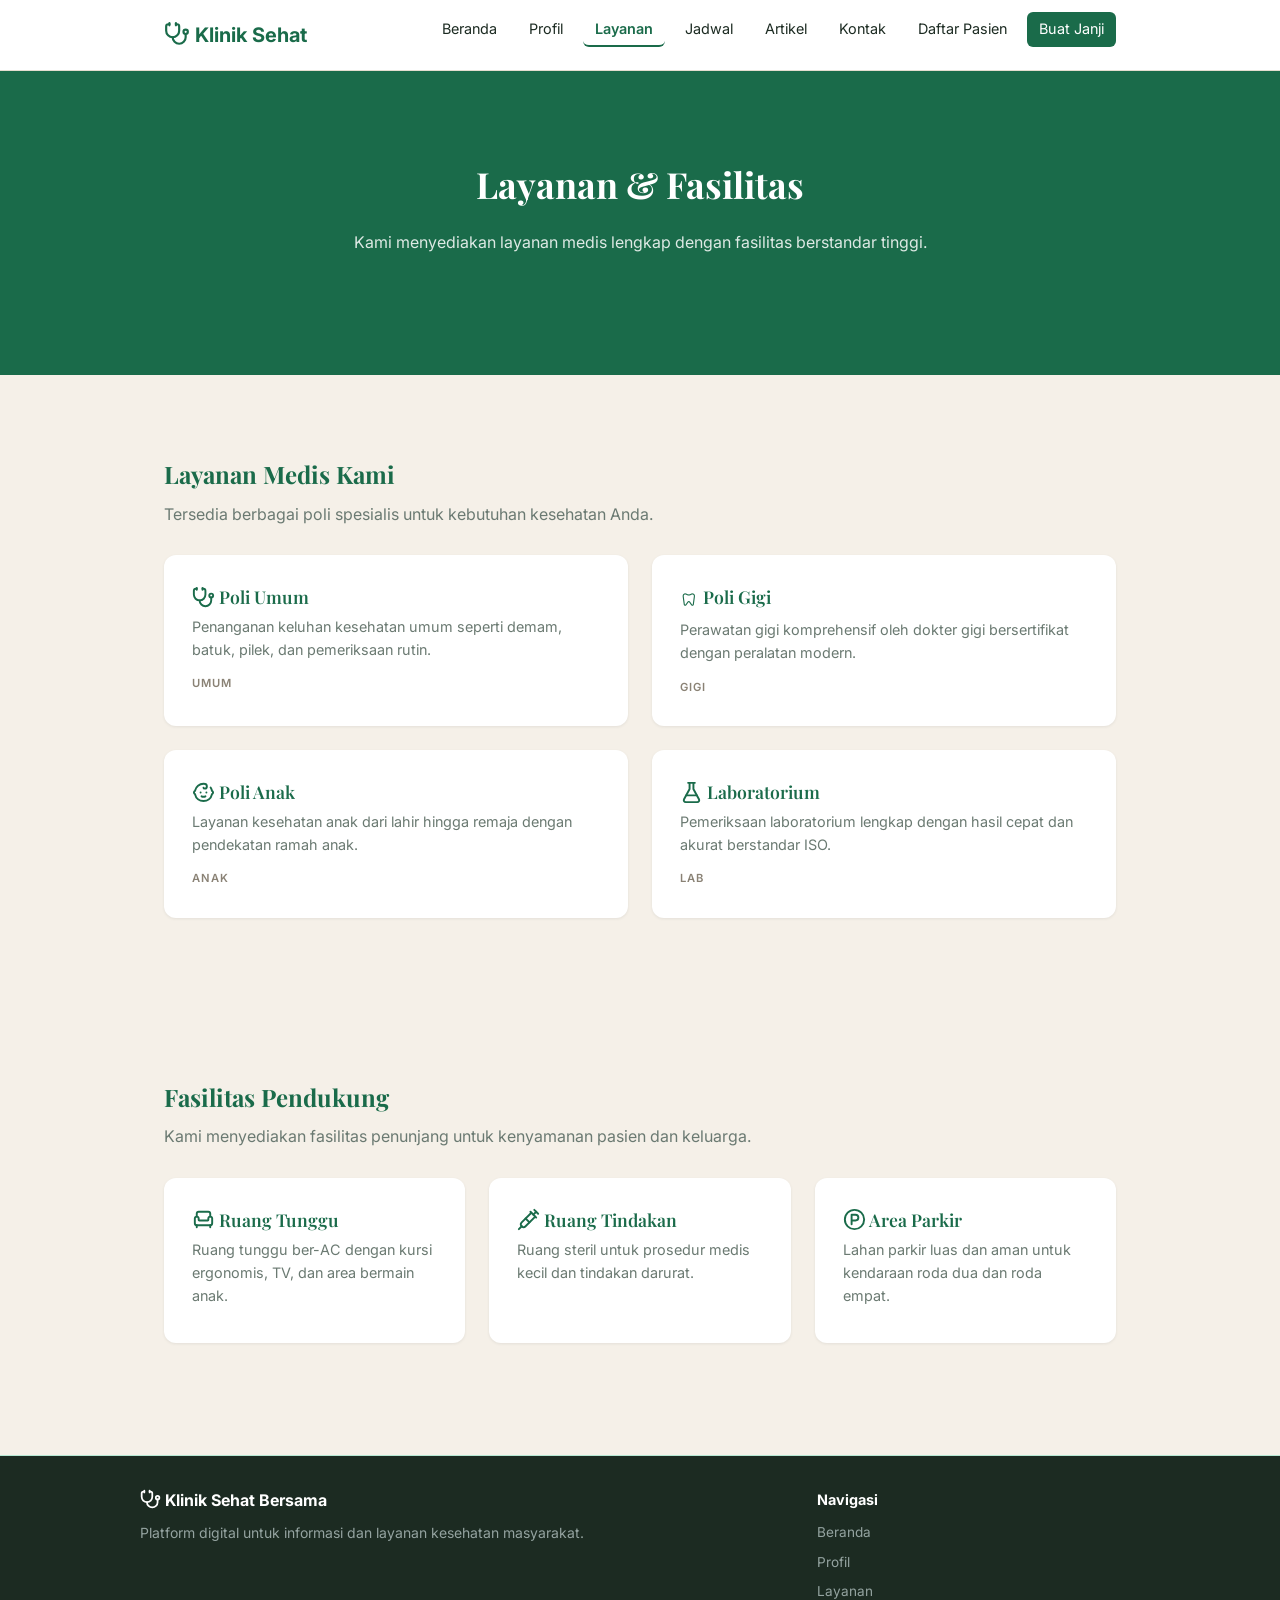
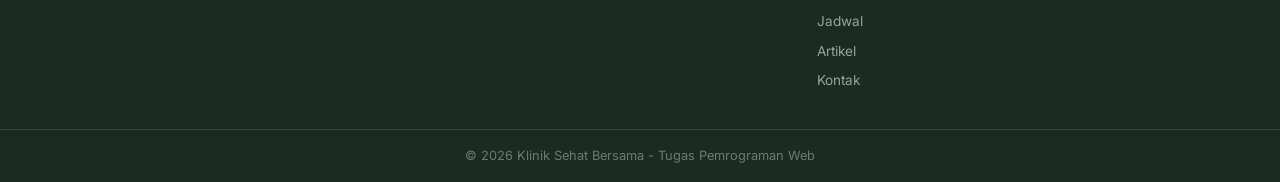
<file: layanan.html>
<!DOCTYPE html>
<html lang="id">
<head>
  <meta charset="UTF-8">
  <meta name="viewport" content="width=device-width, initial-scale=1.0">
  <title>Layanan & Fasilitas | Klinik Sehat Bersama</title>
  <link rel="preconnect" href="https://fonts.googleapis.com">
  <link rel="preconnect" href="https://fonts.gstatic.com" crossorigin>
  <link href="https://fonts.googleapis.com/css2?family=Inter:wght@400;600;700&family=Playfair+Display:wght@600;700&display=swap" rel="stylesheet">
  <link rel="stylesheet" href="https://fonts.googleapis.com/css2?family=Material+Symbols+Outlined:opsz,wght,FILL,GRAD@24,400,0,0&icon_names=dentistry" />
  <link rel="stylesheet" href="css/style.css">
</head>
<body>

  <header class="navbar">
    <div class="container navbar-inner">
      <a href="index.html" class="logo">
        <span class="icon icon-mask" style="--icon:url('[data-uri]')"></span>
        Klinik Sehat
      </a>
      <input type="checkbox" id="navToggle" class="nav-toggle">
      <label for="navToggle" class="hamburger">
        <span></span>
        <span></span>
        <span></span>
      </label>

      <nav>
        <ul class="nav-menu">
          <li><a href="index.html">Beranda</a></li>
          <li><a href="profil.html">Profil</a></li>
          <li><a href="layanan.html" class="active">Layanan</a></li>
          <li><a href="jadwal.html">Jadwal</a></li>
          <li><a href="artikel.html">Artikel</a></li>
          <li><a href="kontak.html">Kontak</a></li>
          <li><a href="daftar-pasien.html">Daftar Pasien</a></li>
          <li><a href="janji.html" class="nav-cta">Buat Janji</a></li>
        </ul>
      </nav>
    </div>
  </header>


  <main>
    <section class="hero">
      <div class="container">
        <h1>Layanan & Fasilitas</h1>
        <p>Kami menyediakan layanan medis lengkap dengan fasilitas berstandar tinggi.</p>
      </div>
    </section>

    <section class="section">
      <div class="container">
        <h2>Layanan Medis Kami</h2>
        <p class="section-desc">Tersedia berbagai poli spesialis untuk kebutuhan kesehatan Anda.</p>

        <div class="cards-grid">
          <article class="card">
            <h3><span class="icon icon-mask" style="--icon:url('[data-uri]')"></span>  Poli Umum</h3>
            <p>Penanganan keluhan kesehatan umum seperti demam, batuk, pilek, dan pemeriksaan rutin.</p>
            <span class="card-code">Umum</span>
          </article>
          <article class="card">
            <h3><span class="icon icon-font">dentistry</span>Poli Gigi</h3>
            <p>Perawatan gigi komprehensif oleh dokter gigi bersertifikat dengan peralatan modern.</p>
            <span class="card-code">Gigi</span>
          </article>
          <article class="card">
            <h3><span class="icon icon-mask" style="--icon:url('[data-uri]')"></span> Poli Anak</h3>
            <p>Layanan kesehatan anak dari lahir hingga remaja dengan pendekatan ramah anak.</p>
            <span class="card-code">Anak</span>
          </article>
          <article class="card">
            <h3><span class="icon icon-mask" style="--icon:url('[data-uri]')"></span> Laboratorium</h3>
            <p>Pemeriksaan laboratorium lengkap dengan hasil cepat dan akurat berstandar ISO.</p>
            <span class="card-code">Lab</span>
          </article>
        </div>
      </div>
    </section>

    <section class="section">
      <div class="container">
        <h2>Fasilitas Pendukung</h2>
        <p class="section-desc">Kami menyediakan fasilitas penunjang untuk kenyamanan pasien dan keluarga.</p>

        <div class="cards-grid-3">
          <article class="card">
            <h3><span class="icon icon-mask" style="--icon:url('[data-uri]')"></span> Ruang Tunggu</h3>
            <p>Ruang tunggu ber-AC dengan kursi ergonomis, TV, dan area bermain anak.</p>
          </article>
          <article class="card">
            <h3><span class="icon icon-mask" style="--icon:url('[data-uri]')"></span> Ruang Tindakan</h3>
            <p>Ruang steril untuk prosedur medis kecil dan tindakan darurat.</p>
          </article>
          <article class="card">
            <h3><span class="icon icon-mask" style="--icon:url('[data-uri]')"></span> Area Parkir</h3>
            <p>Lahan parkir luas dan aman untuk kendaraan roda dua dan roda empat.</p>
          </article>
        </div>
      </div>
    </section>
  </main>

  <footer class="footer">
    <div class="container footer-inner">
      <div>
        <strong>
          <span class="icon icon-mask" style="--icon:url('[data-uri]')"></span> Klinik Sehat Bersama
        </strong>
        <p>Platform digital untuk informasi dan layanan kesehatan masyarakat.</p>
      </div>
      <div class="footer-nav">
        <h4>Navigasi</h4>
        <ul>
          <li><a href="index.html">Beranda</a></li>
          <li><a href="profil.html">Profil</a></li>
          <li><a href="layanan.html">Layanan</a></li>
          <li><a href="jadwal.html">Jadwal</a></li>
          <li><a href="artikel.html">Artikel</a></li>
          <li><a href="kontak.html">Kontak</a></li>
        </ul>
      </div>
    </div>
    <div class="footer-bottom">
      <div class="container">
        <p>&copy; 2026 Klinik Sehat Bersama - Tugas Pemrograman Web</p>
      </div>
    </div>
  </footer>
  <script src="js/script.js"></script>
</body>
</html>
</file>
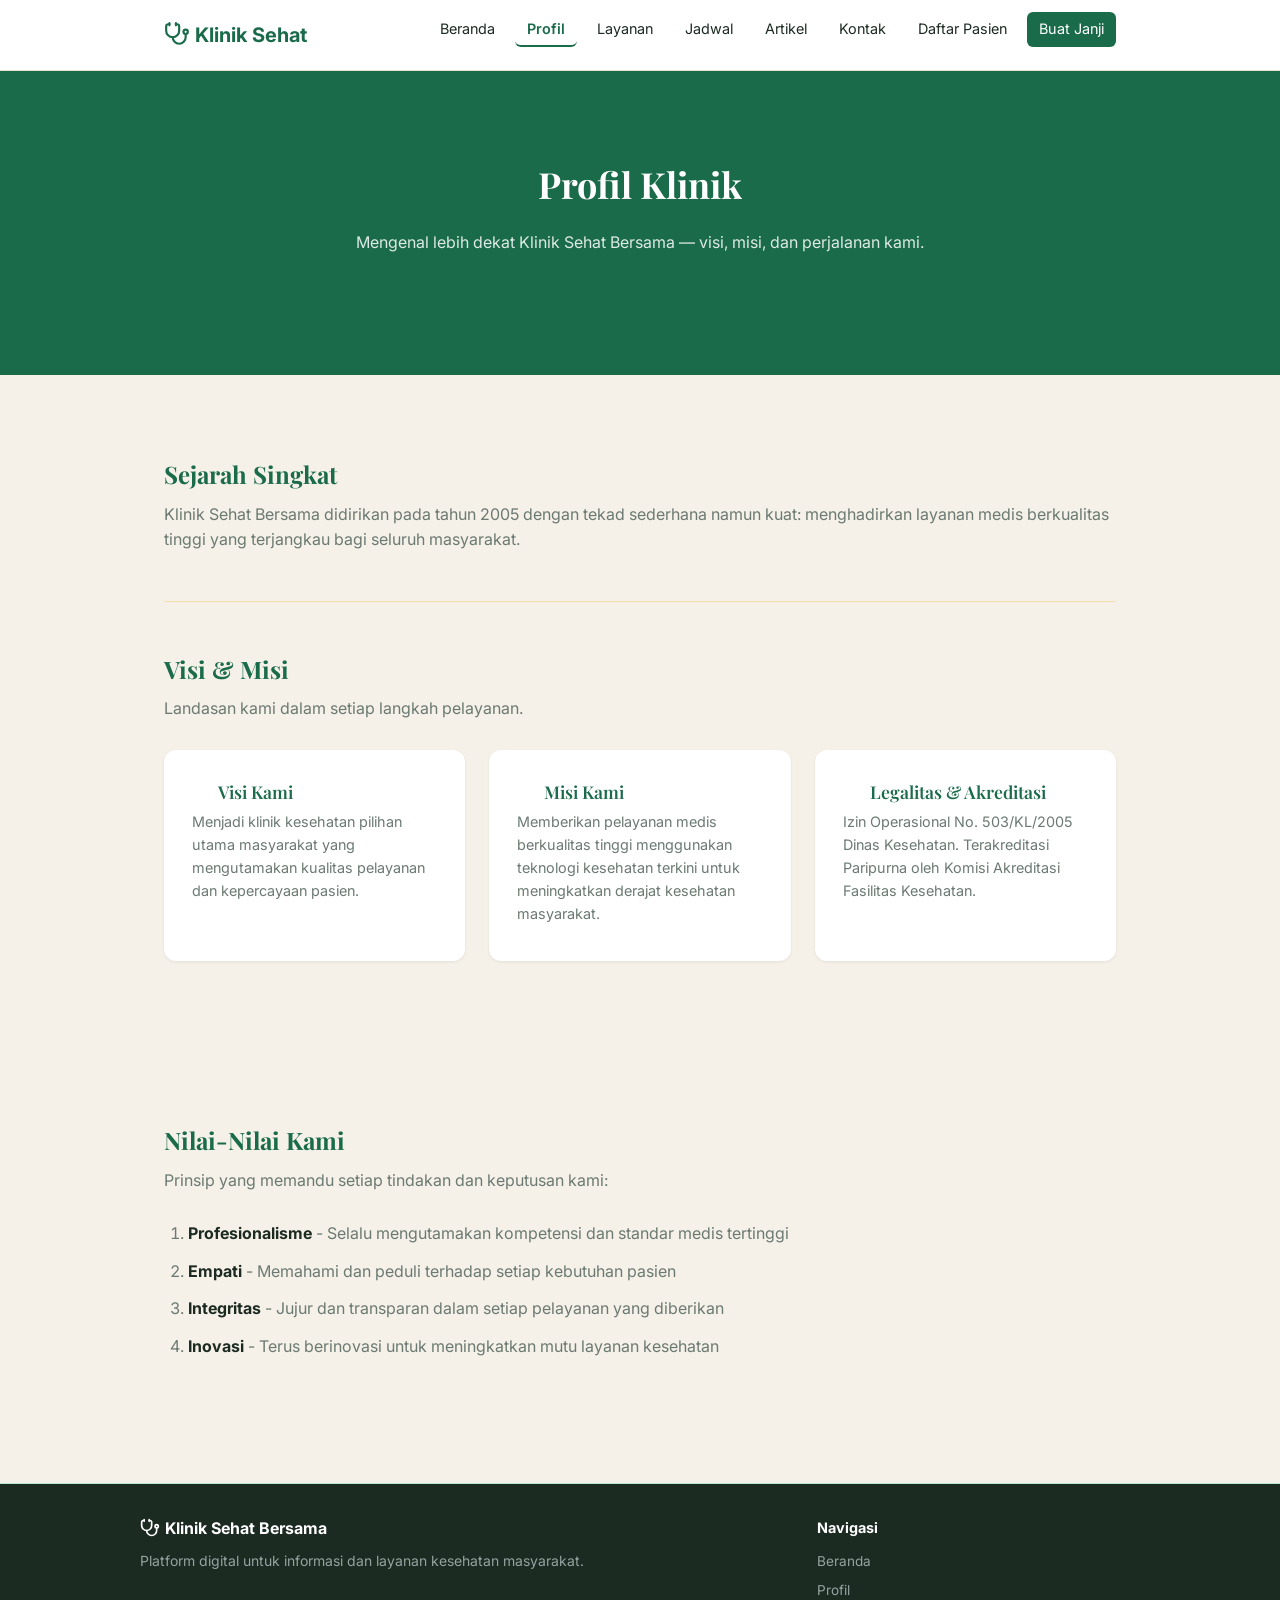
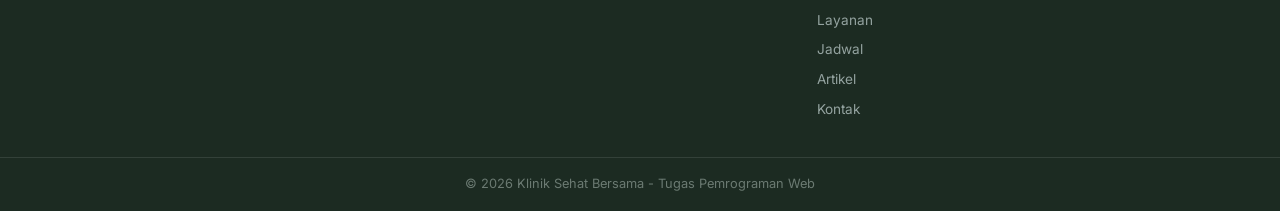
<file: profil.html>
<!DOCTYPE html>
<html lang="id">
<head>
  <meta charset="UTF-8">
  <meta name="viewport" content="width=device-width, initial-scale=1.0">
  <title>Profil Klinik | Klinik Sehat Bersama</title>
  <link rel="preconnect" href="https://fonts.googleapis.com">
  <link rel="preconnect" href="https://fonts.gstatic.com" crossorigin>
  <link href="https://fonts.googleapis.com/css2?family=Inter:wght@400;600;700&family=Playfair+Display:wght@600;700&display=swap" rel="stylesheet">
  <link rel="stylesheet" href="css/style.css">
</head>
<body>

  <header class="navbar">
    <div class="container navbar-inner">
      <a href="index.html" class="logo">
        <span class="icon icon-mask" style="--icon:url('[data-uri]')"></span>
        Klinik Sehat
      </a> 
      <input type="checkbox" id="navToggle" class="nav-toggle">
      <label for="navToggle" class="hamburger">
        <span></span>
        <span></span>
        <span></span>
      </label>

      <nav>
        <ul class="nav-menu">
          <li><a href="index.html">Beranda</a></li>
          <li><a href="profil.html" class="active">Profil</a></li>
          <li><a href="layanan.html">Layanan</a></li>
          <li><a href="jadwal.html">Jadwal</a></li>
          <li><a href="artikel.html">Artikel</a></li>
          <li><a href="kontak.html">Kontak</a></li>
          <li><a href="daftar-pasien.html">Daftar Pasien</a></li>
          <li><a href="janji.html" class="nav-cta">Buat Janji</a></li>
        </ul>
      </nav>
    </div>
  </header>

  <main>
    <section class="hero">
      <div class="container">
        <h1>Profil Klinik</h1>
        <p>Mengenal lebih dekat Klinik Sehat Bersama &mdash; visi, misi, dan perjalanan kami.</p>
      </div>
    </section>

    <section class="section">
      <div class="container">
        <h2>Sejarah Singkat</h2>
        <p class="section-desc">Klinik Sehat Bersama didirikan pada tahun 2005 dengan tekad sederhana namun kuat: menghadirkan layanan medis berkualitas tinggi yang terjangkau bagi seluruh masyarakat.</p>

        <hr>
        <h2>Visi &amp; Misi</h2>
        <p class="section-desc">Landasan kami dalam setiap langkah pelayanan.</p>

        <div class="cards-grid-3">
          <article class="card">
            <h3><span class="icon" style="--icon:url('[data-uri]')"></span> Visi Kami</h3>
            <p>Menjadi klinik kesehatan pilihan utama masyarakat yang mengutamakan kualitas pelayanan dan kepercayaan pasien.</p>
          </article>
          <article class="card">
            <h3><span class="icon" style="--icon:url('[data-uri]')"></span> Misi Kami</h3>
            <p>Memberikan pelayanan medis berkualitas tinggi menggunakan teknologi kesehatan terkini untuk meningkatkan derajat kesehatan masyarakat.</p>
          </article>
          <article class="card">
            <h3><span class="icon" style="--icon:url('[data-uri]')"></span> Legalitas & Akreditasi</h3>
            <p>Izin Operasional No. 503/KL/2005 Dinas Kesehatan. Terakreditasi Paripurna oleh Komisi Akreditasi Fasilitas Kesehatan.</p>
          </article>
        </div>
      </div>
    </section>

    <section class="section">
      <div class="container">
        <h2>Nilai-Nilai Kami</h2>
        <p class="section-desc">Prinsip yang memandu setiap tindakan dan keputusan kami:</p>

        <ol>
          <li><strong>Profesionalisme</strong> - Selalu mengutamakan kompetensi dan standar medis tertinggi</li>
          <li><strong>Empati</strong> - Memahami dan peduli terhadap setiap kebutuhan pasien</li>
          <li><strong>Integritas</strong> - Jujur dan transparan dalam setiap pelayanan yang diberikan</li>
          <li><strong>Inovasi</strong> - Terus berinovasi untuk meningkatkan mutu layanan kesehatan</li>
        </ol>
      </div>
    </section>

  </main>

  <footer class="footer">
    <div class="container footer-inner">
      <div>
        <strong>
          <span class="icon icon-mask" style="--icon:url('[data-uri]')"></span> Klinik Sehat Bersama
        </strong>
        <p>Platform digital untuk informasi dan layanan kesehatan masyarakat.</p>
      </div>
      <div class="footer-nav">
        <h4>Navigasi</h4>
        <ul>
          <li><a href="index.html">Beranda</a></li>
          <li><a href="profil.html">Profil</a></li>
          <li><a href="layanan.html">Layanan</a></li>
          <li><a href="jadwal.html">Jadwal</a></li>
          <li><a href="artikel.html">Artikel</a></li>
          <li><a href="kontak.html">Kontak</a></li>
        </ul>
      </div>
    </div>
    <div class="footer-bottom">
      <div class="container">
        <p>&copy; 2026 Klinik Sehat Bersama - Tugas Pemrograman Web</p>
      </div>
    </div>
  </footer>
  <script src="js/script.js"></script>
</body>
</html>
</file>
<file: css/style.css>
* {
  margin: 0;
  padding: 0;
  box-sizing: border-box;
}

body {
  font-family: 'Inter', sans-serif;
  font-size: 16px;
  line-height: 1.6;
  background-color: #f5f0e8;
  color: #1c2b22;
  padding-top: 60px;
}

h1 {
  font-size: 2rem;
  font-weight: 700;
}

h2 {
  font-size: 1.5rem;
  font-weight: 700;
  margin-bottom: 8px;
}

h3 {
  font-size: 1.1rem;
  font-weight: 600;
  margin-bottom: 4px;
}

h1,
h2,
h3 {
  font-family: 'Playfair Display', serif;
}
a {
  color: #1a6b4a;
  text-decoration: none;
}

a:hover {
  color: #2e9e6e;
}

hr {
  border: none;
  border-top: 1px solid rgba(232, 200, 74, 0.4);
  margin: 48px 0;
}

.container {
  max-width: 1000px;
  margin: 0 auto;
  padding: 0 24px;
}

.navbar {
  background-color: #ffffff;
  border-bottom: 1px solid #e4ddd0;
  padding: 16px 0;
  position: fixed;
  top: 0;
  left: 0;
  width: 100%;
  z-index: 1000;
}

.navbar-inner {
  display: flex;
  justify-content: space-between;
  align-items: center;
}

.logo {
  font-size: 1.25rem;
  font-weight: 700;
  color: #1a6b4a;
}
.icon {
  display: inline-block;
  width: 1.3em;
  height: 1.3em;
  vertical-align: -0.25em;
  line-height: 1;
}

.icon-mask {
  background-color: currentColor;
  -webkit-mask-image: var(--icon);
  mask-image: var(--icon);
  -webkit-mask-repeat: no-repeat;
  mask-repeat: no-repeat;
  -webkit-mask-size: contain;
  mask-size: contain;
  -webkit-mask-position: center;
  mask-position: center;
}

/* khusus icon Material Symbols (font) */
.icon-font {
  font-family: 'Material Symbols Outlined';
  font-variation-settings: 'FILL' 0, 'wght' 300, 'GRAD' 0, 'opsz' 24;
}
.subtitle {
  color: #6b7a72;
  font-size: 0.875rem;
  margin-bottom: 12px;
}

.nav-menu {
  list-style: none;
  display: flex;
  gap: 8px;
}

.nav-menu li a {
  color: #1c2b22;
  font-size: 0.9rem;
  padding: 8px 12px;
  border-radius: 6px;
  border-bottom: 2px solid transparent;
  transition: background-color 0.3s, color 0.3s, border-color 0.3s;
}

.nav-menu li a:hover {
  color: #1a6b4a;
  background-color: rgba(26, 107, 74, 0.08);
}

.nav-menu li a.active {
  color: #1a6b4a;
  font-weight: 600;
  background-color: transparent;
  border-bottom: 2px solid #1a6b4a;
}
.nav-cta {
  background-color: #1a6b4a !important;
  color: #ffffff !important;
  border-radius: 8px;
}

.nav-cta:hover {
  background-color: rgba(26, 107, 74, 0.85) !important;
  color: #ffffff !important;
}

.nav-toggle {
  display: none;
}

.hamburger {
  display: none;
  flex-direction: column;
  gap: 5px;
  cursor: pointer;
  padding: 4px;
}

.hamburger span {
  display: block;
  width: 24px;
  height: 3px;
  background-color: #1a6b4a;
  border-radius: 2px;
}

.hero {
  background-color: #1a6b4a;
  color: #ffffff;
  padding: 96px 0;
  text-align: center;
  animation: fadeIn 0.6s ease;
}

.hero h1 {
  font-size: 2.25rem;
  margin-bottom: 16px;
  color: #ffffff;
}

.hero h2 {
  color: #ffffff;
}

.hero p {
  color: rgba(255, 255, 255, 0.85);
  margin-bottom: 24px;
}

.hero-buttons {
  display: flex;
  justify-content: center;
  gap: 12px;
}

.btn {
  display: inline-block;
  padding: 13px 28px;
  border-radius: 999px;
  font-size: 0.9rem;
  font-weight: 600;
  transition: background-color 0.3s ease, color 0.3s ease, transform 0.25s cubic-bezier(0.4, 0, 0.2, 1);
}

.btn-primer {
  background-color: #e8c84a;
  color: #1c2b22;
  padding: 13px 28px;
  border-radius: 999px;
  font-weight: 600;
  display: inline-block;
  transition: background-color 0.3s ease, transform 0.25s cubic-bezier(0.4, 0, 0.2, 1);
}

.btn-primer:hover {
  background-color: #d4b53a;
  color: #1c2b22;
  transform: translateY(-2px);
}

.btn-outline {
  border: 1px solid rgba(255, 255, 255, 0.5);
  color: #ffffff;
}

.btn-outline:hover {
  background-color: rgba(255, 255, 255, 0.1);
  color: #ffffff;
  transform: translateY(-2px);
}

.section {
  padding: 80px 0;
}

.section h2 {
  color: #1a6b4a;
}

.section-desc {
  color: #6b7a72;
  margin-bottom: 28px;
}

.cards-grid {
  display: grid;
  grid-template-columns: 1fr 1fr;
  gap: 24px;
  margin-top: 24px;
}

.cards-grid-3 {
  display: grid;
  grid-template-columns: 1fr 1fr 1fr;
  gap: 24px;
  margin-top: 24px;
}

.card {
  background-color: #ffffff;
  border: none;
  border-radius: 12px;
  padding: 28px;
  box-shadow: 0 1px 3px rgba(28, 43, 34, 0.08);
  transition: box-shadow 0.3s, transform 0.2s;
}

.card:hover {
  box-shadow: 0 8px 20px rgba(28, 43, 34, 0.12);
  transform: translateY(-2px);
}

.card h3 {
  color: #1a6b4a;
}

.card p {
  color: #6b7a72;
  font-size: 0.9rem;
  margin-bottom: 8px;
}

.card-code {
  font-size: 0.7rem;
  font-weight: 600;
  letter-spacing: 0.08em;
  text-transform: uppercase;
  color: #8a8275;
}

.steps-grid {
  display: flex;
  gap: 24px;
  margin-top: 16px;
}

.step {
  flex: 1;
  text-align: center;
  background-color: #ffffff;
  border: none;
  border-radius: 12px;
  padding: 24px 16px;
  box-shadow: 0 1px 3px rgba(28, 43, 34, 0.08);
}

.step-number {
  width: 40px;
  height: 40px;
  background-color: #1a6b4a;
  color: #ffffff;
  border-radius: 50%;
  display: flex;
  align-items: center;
  justify-content: center;
  font-weight: 700;
  margin: 0 auto 12px;
}

.step h3 {
  color: #1a6b4a;
}

.step p {
  color: #6b7a72;
  font-size: 0.85rem;
}

.stats-grid {
  display: flex;
  gap: 24px;
}

.stat {
  flex: 1;
  text-align: center;
  background-color: #ffffff;
  border: none;
  border-radius: 12px;
  padding: 24px;
  box-shadow: 0 1px 3px rgba(28, 43, 34, 0.08);
}

.stat-number {
  font-size: 2rem;
  font-weight: 700;
  color: #1a6b4a;
}

.stat-label {
  color: #6b7a72;
  font-size: 0.85rem;
  margin-top: 4px;
}

ol,
ul {
  padding-left: 24px;
}

li {
  margin-bottom: 12px;
  color: #6b7a72;
}

li strong {
  color: #1c2b22;
}

.footer {
  border-top: 1px solid #b6e8d3;
  margin-top: 32px;
  background-color: #1c2b22;
  color: #ffffff;
}

.footer-inner {
  display: grid;
  grid-template-columns: 2fr 1fr;
  gap: 32px;
  padding: 32px 0;
}

.footer-inner strong {
  color: #ffffff;
  font-size: 1rem;
}

.footer-inner p {
  color: #94a3a0;
  font-size: 0.875rem;
  margin-top: 8px;
}

.footer-inner h4 {
  color: #ffffff;
  margin-bottom: 8px;
  font-size: 0.9rem;
}

.footer-nav ul {
  list-style: none;
  padding-left: 0;
}

.footer-nav ul li {
  margin-bottom: 4px;
  color: #94a3a0;
}

.footer-nav ul li a {
  color: #94a3a0;
  font-size: 0.85rem;
}

.footer-nav ul li a:hover {
  color: #b6e8d3;
}

.footer-bottom {
  border-top: 1px solid rgba(255, 255, 255, 0.1);
  padding: 16px 0;
  text-align: center;
}

.footer-bottom p {
  font-size: 0.8rem;
  color: #6b7a72;
}


.janji-grid {
  display: grid;
  grid-template-columns: 1.8fr 1fr;
  gap: 40px;
  align-items: start;
}

.janji-info {
  display: flex;
  flex-direction: column;
  gap: 20px;
}

.janji-info .card ul,
.janji-info .card ol {
  padding-left: 20px;
  margin-top: 8px;
}

.janji-info .card li {
  font-size: 0.875rem;
  margin-bottom: 6px;
}

.janji-info .btn {
  margin-top: 12px;
  display: inline-block;
}

form h2 {
  color: #1a6b4a;
  margin-bottom: 20px;
}

.form-group {
  display: flex;
  flex-direction: column;
  gap: 6px;
  margin-bottom: 20px;
}

.form-row {
  display: grid;
  grid-template-columns: 1fr 1fr;
  gap: 16px;
}

.form-group label {
  font-size: 0.875rem;
  font-weight: 600;
  color: #1c2b22;
}

.form-group input[type="text"],
.form-group input[type="tel"],
.form-group input[type="date"],
.form-group input[type="email"],
.form-group select,
.form-group textarea {
  padding: 10px 14px;
  border: 1px solid #d4cfc8;
  border-radius: 8px;
  font-family: 'Inter', sans-serif;
  font-size: 0.9rem;
  color: #1c2b22;
  background-color: #ffffff;
  transition: border-color 0.2s, box-shadow 0.2s;
  outline: none;
  width: 100%;
}

.form-group input:focus,
.form-group select:focus,
.form-group textarea:focus {
  border-color: #1a6b4a;
  box-shadow: 0 0 0 3px rgba(26, 107, 74, 0.1);
}

.form-group textarea {
  resize: vertical;
  min-height: 100px;
}

.form-group select {
  appearance: none;
  -webkit-appearance: none;
  background-image: url("data:image/svg+xml,%3Csvg xmlns='http://www.w3.org/2000/svg' width='16' height='16' viewBox='0 0 24 24' fill='none' stroke='%236b7a72' stroke-width='2' stroke-linecap='round' stroke-linejoin='round'%3E%3Cpath d='m6 9 6 6 6-6'/%3E%3C/svg%3E");
  background-repeat: no-repeat;
  background-position: right 12px center;
  padding-right: 36px;
  cursor: pointer;
}

.radio-group {
  display: flex;
  gap: 20px;
  margin-top: 4px;
  flex-wrap: wrap;
}

.radio-label {
  display: flex;
  align-items: center;
  gap: 8px;
  font-size: 0.9rem;
  color: #1c2b22;
  cursor: pointer;
}

.radio-label input[type="radio"] {
  accent-color: #1a6b4a;
  width: 16px;
  height: 16px;
  cursor: pointer;
}

.form-note {
  font-size: 0.75rem;
  color: #8a8275;
  line-height: 1.5;
}

.required {
  color: #c0392b;
  margin-left: 2px;
}

.btn-full {
  width: 100%;
  text-align: center;
  margin-top: 8px;
  padding: 14px 28px;
  font-size: 1rem;
  cursor: pointer;
  border: none;
}
.fade-up {
  opacity: 0;
  transform: translateY(24px);
  transition: opacity 0.5s ease, transform 0.5s ease;
}

.fade-up.visible {
  opacity: 1;
  transform: translateY(0);
}

.table-header {
  display: flex;
  justify-content: space-between;
  align-items: flex-start;
  margin-bottom: 20px;
  flex-wrap: wrap;
  gap: 12px;
}
 
.tabel-wrapper {
  overflow-x: auto;
  border-radius: 12px;
  box-shadow: 0 1px 3px rgba(28, 43, 34, 0.08);
}
 
table {
  width: 100%;
  border-collapse: collapse;
  background-color: #ffffff;
  font-size: 0.85rem;
  min-width: 900px;
}
 
thead tr {
  background-color: #1a6b4a;
  color: #ffffff;
}
 
thead th {
  padding: 12px 16px;
  text-align: left;
  font-weight: 600;
  font-size: 0.8rem;
  letter-spacing: 0.04em;
  white-space: nowrap;
}
 
tbody tr {
  border-bottom: 1px solid #f0ece4;
  transition: background-color 0.2s;
}
 
tbody tr:last-child {
  border-bottom: none;
}
 
tbody tr:hover {
  background-color: #f9f6f0;
}
 
tbody td {
  padding: 12px 16px;
  color: #1c2b22;
  vertical-align: top;
  max-width: 160px;
}
 
tbody td.keluhan-cell {
  max-width: 200px;
  white-space: normal;
  word-break: break-word;
  color: #6b7a72;
  font-size: 0.8rem;
}
 
.btn-hapus-row {
  background-color: transparent;
  border: 1px solid #e74c3c;
  color: #e74c3c;
  padding: 5px 12px;
  border-radius: 999px;
  font-size: 0.75rem;
  font-weight: 600;
  cursor: pointer;
  transition: background-color 0.2s, color 0.2s;
  white-space: nowrap;
}
 
.btn-hapus-row:hover {
  background-color: #e74c3c;
  color: #ffffff;
}
 
.btn-hapus {
  background-color: transparent;
  border: 1px solid #e74c3c;
  color: #e74c3c;
  padding: 10px 20px;
  border-radius: 999px;
  font-size: 0.85rem;
  font-weight: 600;
  cursor: pointer;
  transition: background-color 0.2s, color 0.2s;
}
 
.btn-hapus:hover {
  background-color: #e74c3c;
  color: #ffffff;
}
 
.empty-state {
  display: none;
  flex-direction: column;
  align-items: center;
  gap: 16px;
  padding: 60px 0;
  color: #6b7a72;
  text-align: center;
}
 
.empty-state p {
  font-size: 1rem;
}

@keyframes fadeIn {
  from {
    opacity: 0;
    transform: translateY(20px);
  }
  to {
    opacity: 1;
    transform: translateY(0);
  }
}

@media (max-width: 768px) {
  .navbar-inner {
    flex-wrap: wrap;
  }

  .hamburger {
    display: flex;
  }

  nav {
    width: 100%;
    order: 3;
  }

  .nav-menu {
    display: none;
    flex-direction: column;
    gap: 0;
    width: 100%;
    padding: 8px 0;
    border-top: 1px solid #b6e8d3;
    margin-top: 12px;
  }

  .nav-menu li a {
    display: block;
    padding: 10px 0;
    border-radius: 0;
  }

  .nav-toggle:checked ~ nav .nav-menu {
    display: flex;
  }

  .hero h1 {
    font-size: 1.5rem;
  }

  .hero-buttons {
    flex-direction: column;
    align-items: center;
  }

  .cards-grid {
    grid-template-columns: 1fr;
  }

  .cards-grid-3 {
    grid-template-columns: 1fr;
  }

  .steps-grid {
    flex-direction: column;
  }

  .stats-grid {
    flex-direction: column;
  }

  .footer-inner {
    grid-template-columns: 1fr;
    gap: 24px;
  }

  .janji-grid {
    grid-template-columns: 1fr;
  }

  .form-row {
    grid-template-columns: 1fr;
  }

  .janji-info {
    order: -1;
  }

  .tabel-header {
    flex-direction: column;
  }
  
}


@media (max-width: 480px) {
  .hero h1 {
    font-size: 1.25rem;
  }

  .btn-primer {
    width: 100%;
    text-align: center;
  }
}
</file>
